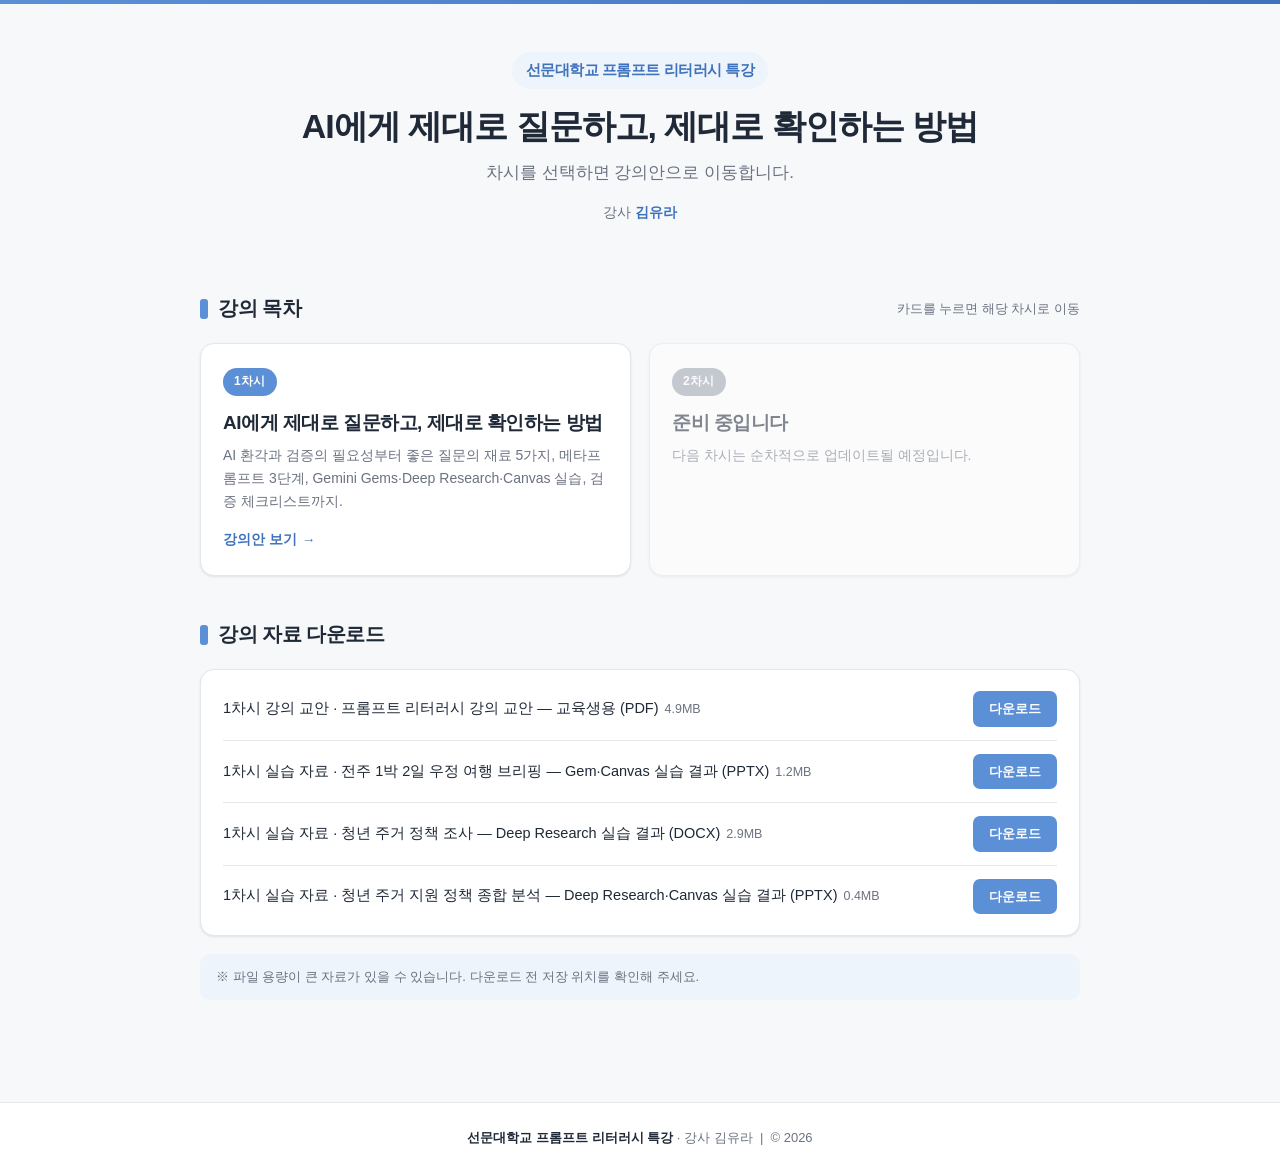
<file: index.html>
<!DOCTYPE html>
<html lang="ko">
<head>
<meta charset="UTF-8">
<meta name="viewport" content="width=device-width, initial-scale=1.0">
<title>선문대학교 프롬프트 리터러시 특강 · 강의 자료실</title>
<link rel="stylesheet" href="style.css">
</head>
<body class="page-index">

<div class="statusbar"></div>

<header class="hero">
  <div class="wrap">
    <span class="logo"></span>
    <h1>AI에게 제대로 질문하고, 제대로 확인하는 방법</h1>
    <p>차시를 선택하면 강의안으로 이동합니다.</p>
    <p class="meta"></p>
  </div>
</header>

<main>
  <div class="wrap">

    <section id="sessions">
      <div class="sec-title">
        <span class="dot"></span>
        <h2>강의 목차</h2>
        <span class="hint">카드를 누르면 해당 차시로 이동</span>
      </div>

      <!-- 차시 추가 방법: data.js의 SESSIONS 배열에 항목을 추가하면 이 카드 목록에 자동 반영됩니다. -->
      <div class="grid" id="session-grid"></div>
    </section>

    <section id="downloads">
      <div class="sec-title">
        <span class="dot"></span>
        <h2>강의 자료 다운로드</h2>
      </div>

      <div id="download-list"></div>

      <p class="notice">※ 파일 용량이 큰 자료가 있을 수 있습니다. 다운로드 전 저장 위치를 확인해 주세요.</p>
    </section>

  </div>
</main>

<footer id="site-footer"></footer>

<script src="data.js"></script>
<script src="app.js"></script>
<script>initIndexPage();</script>

</body>
</html>
</file>
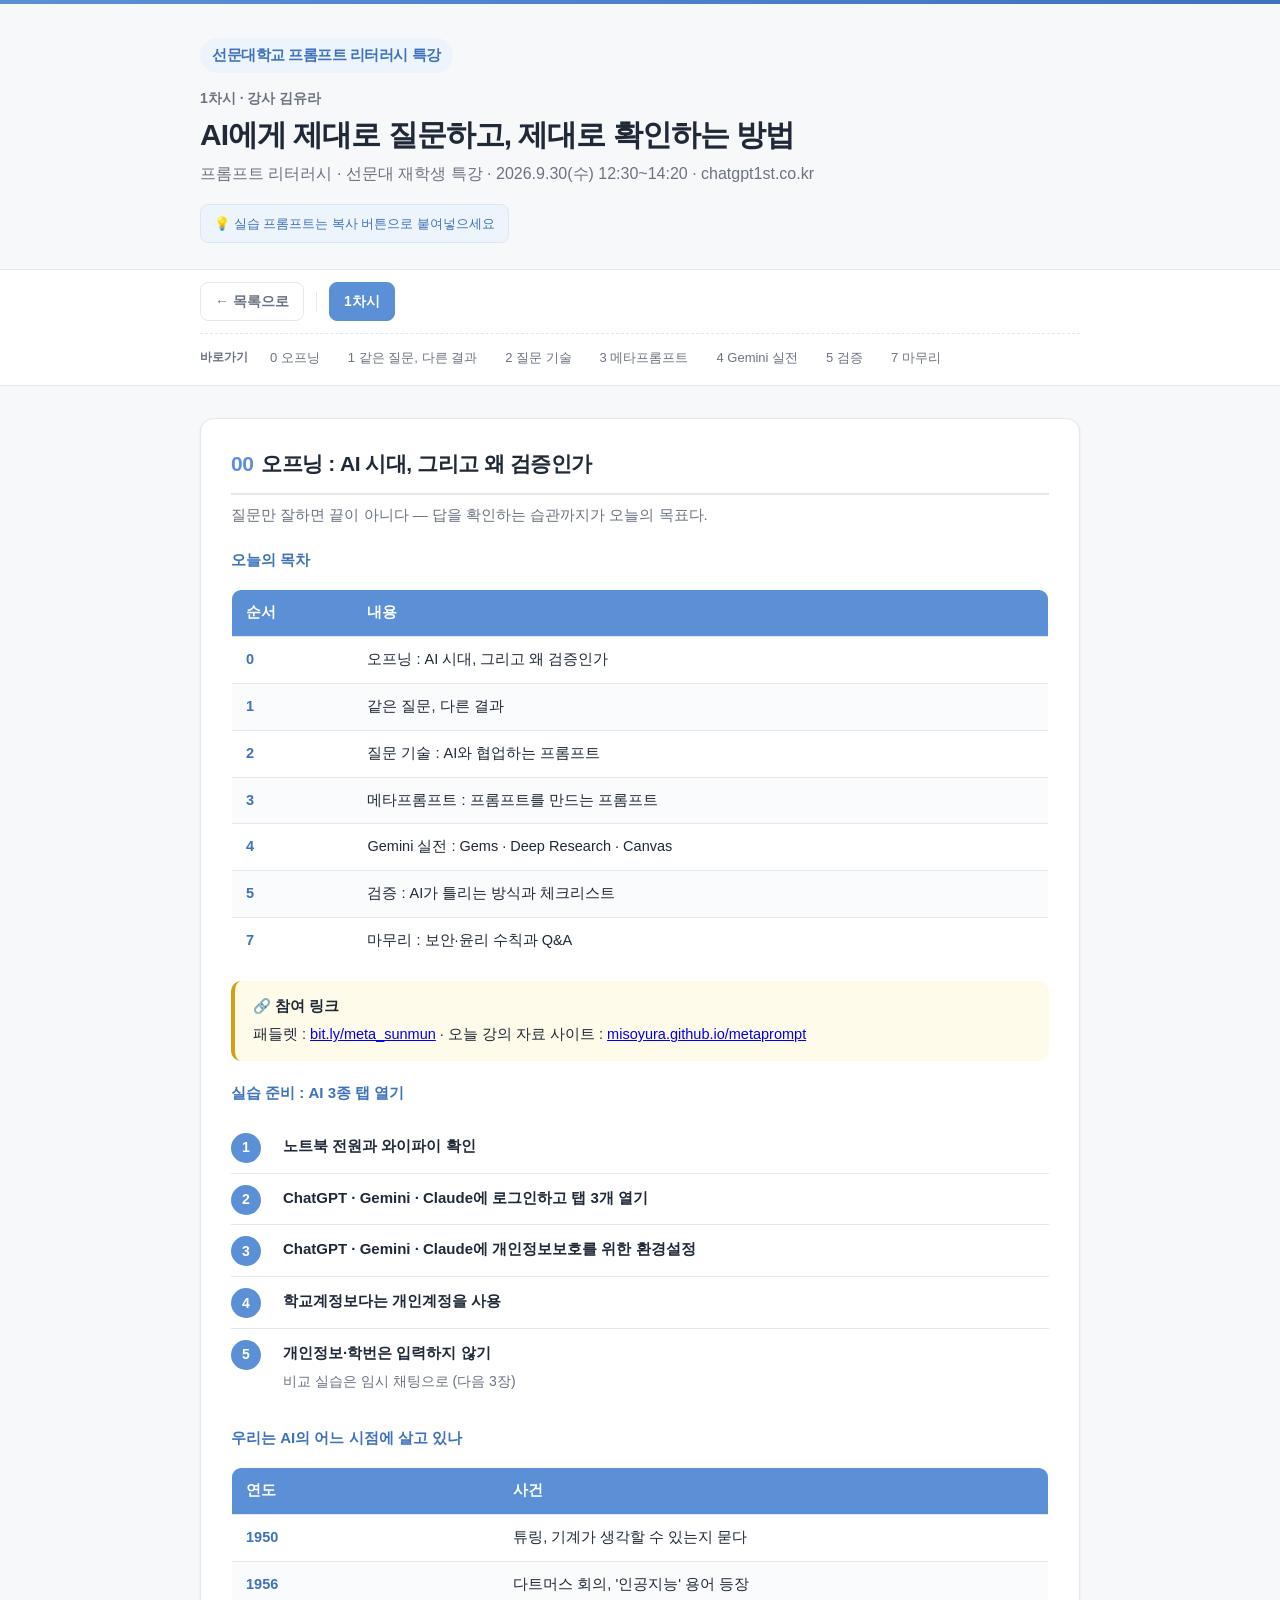
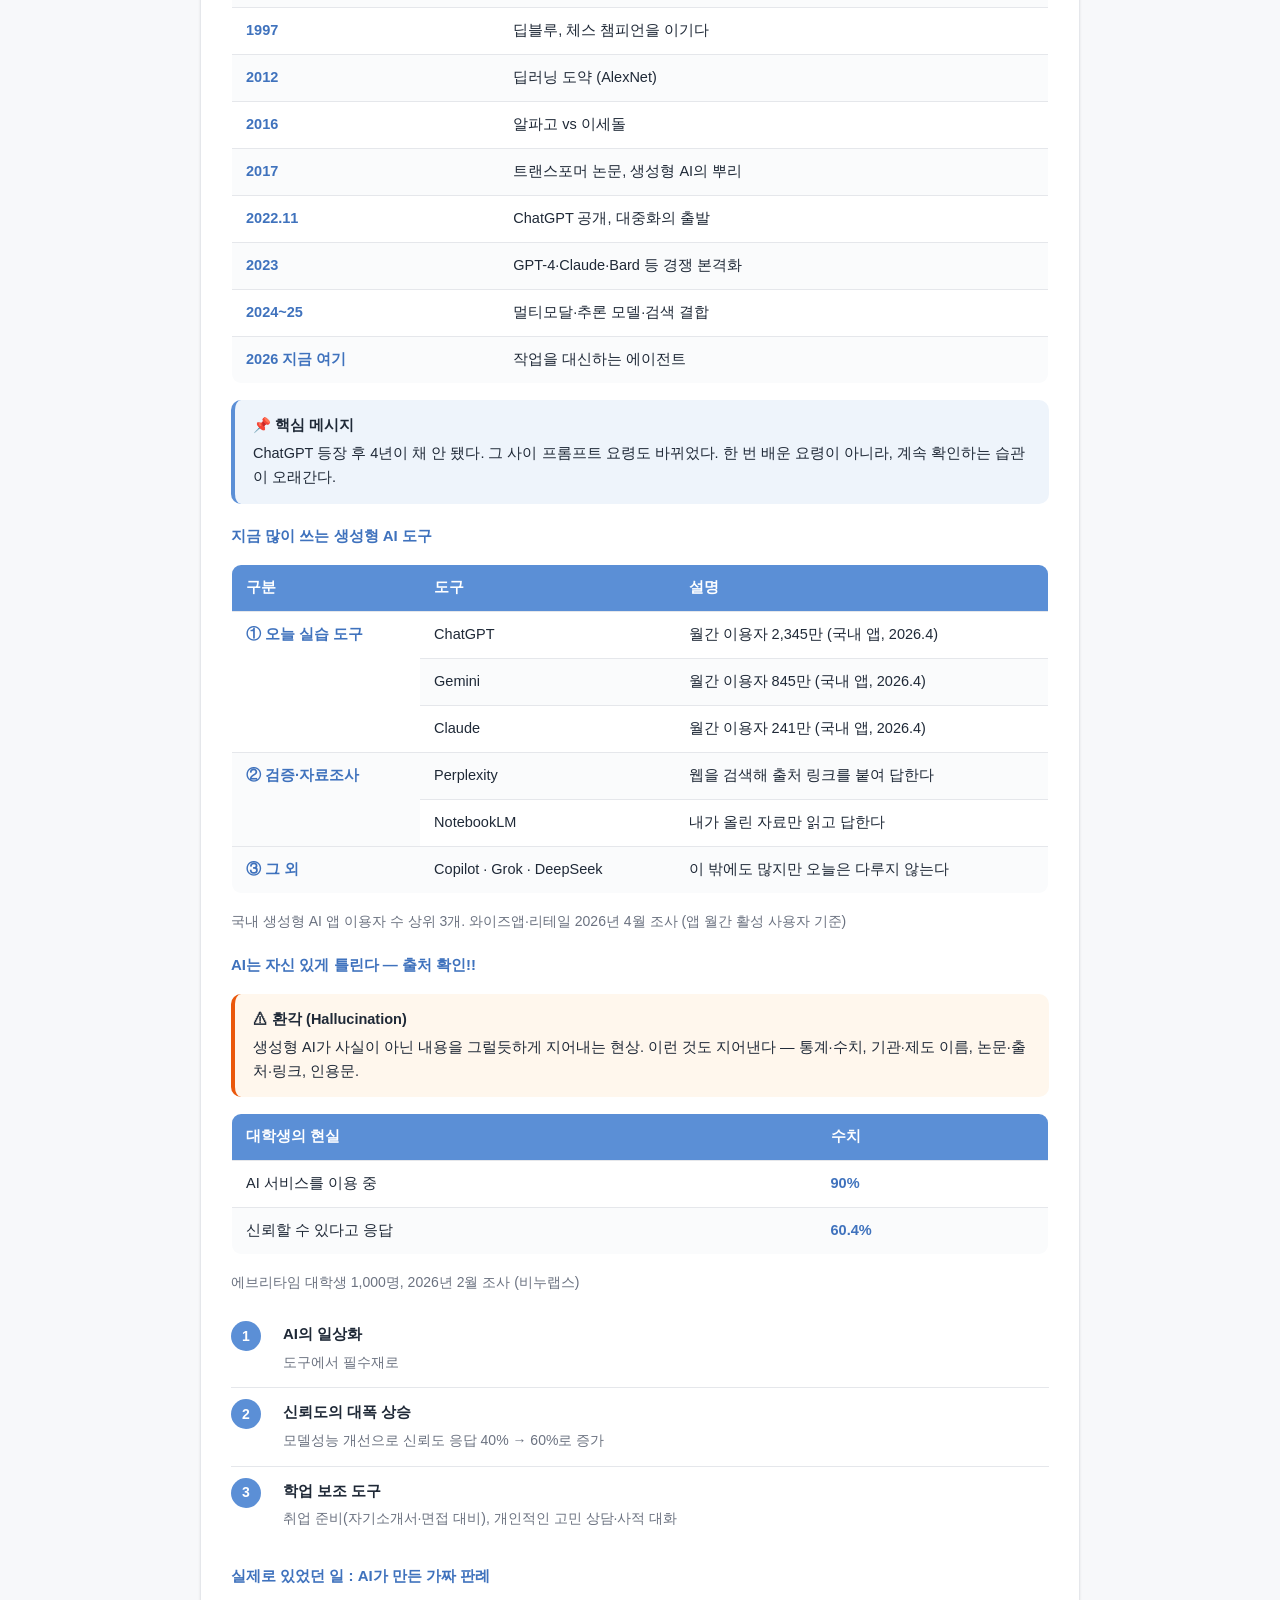
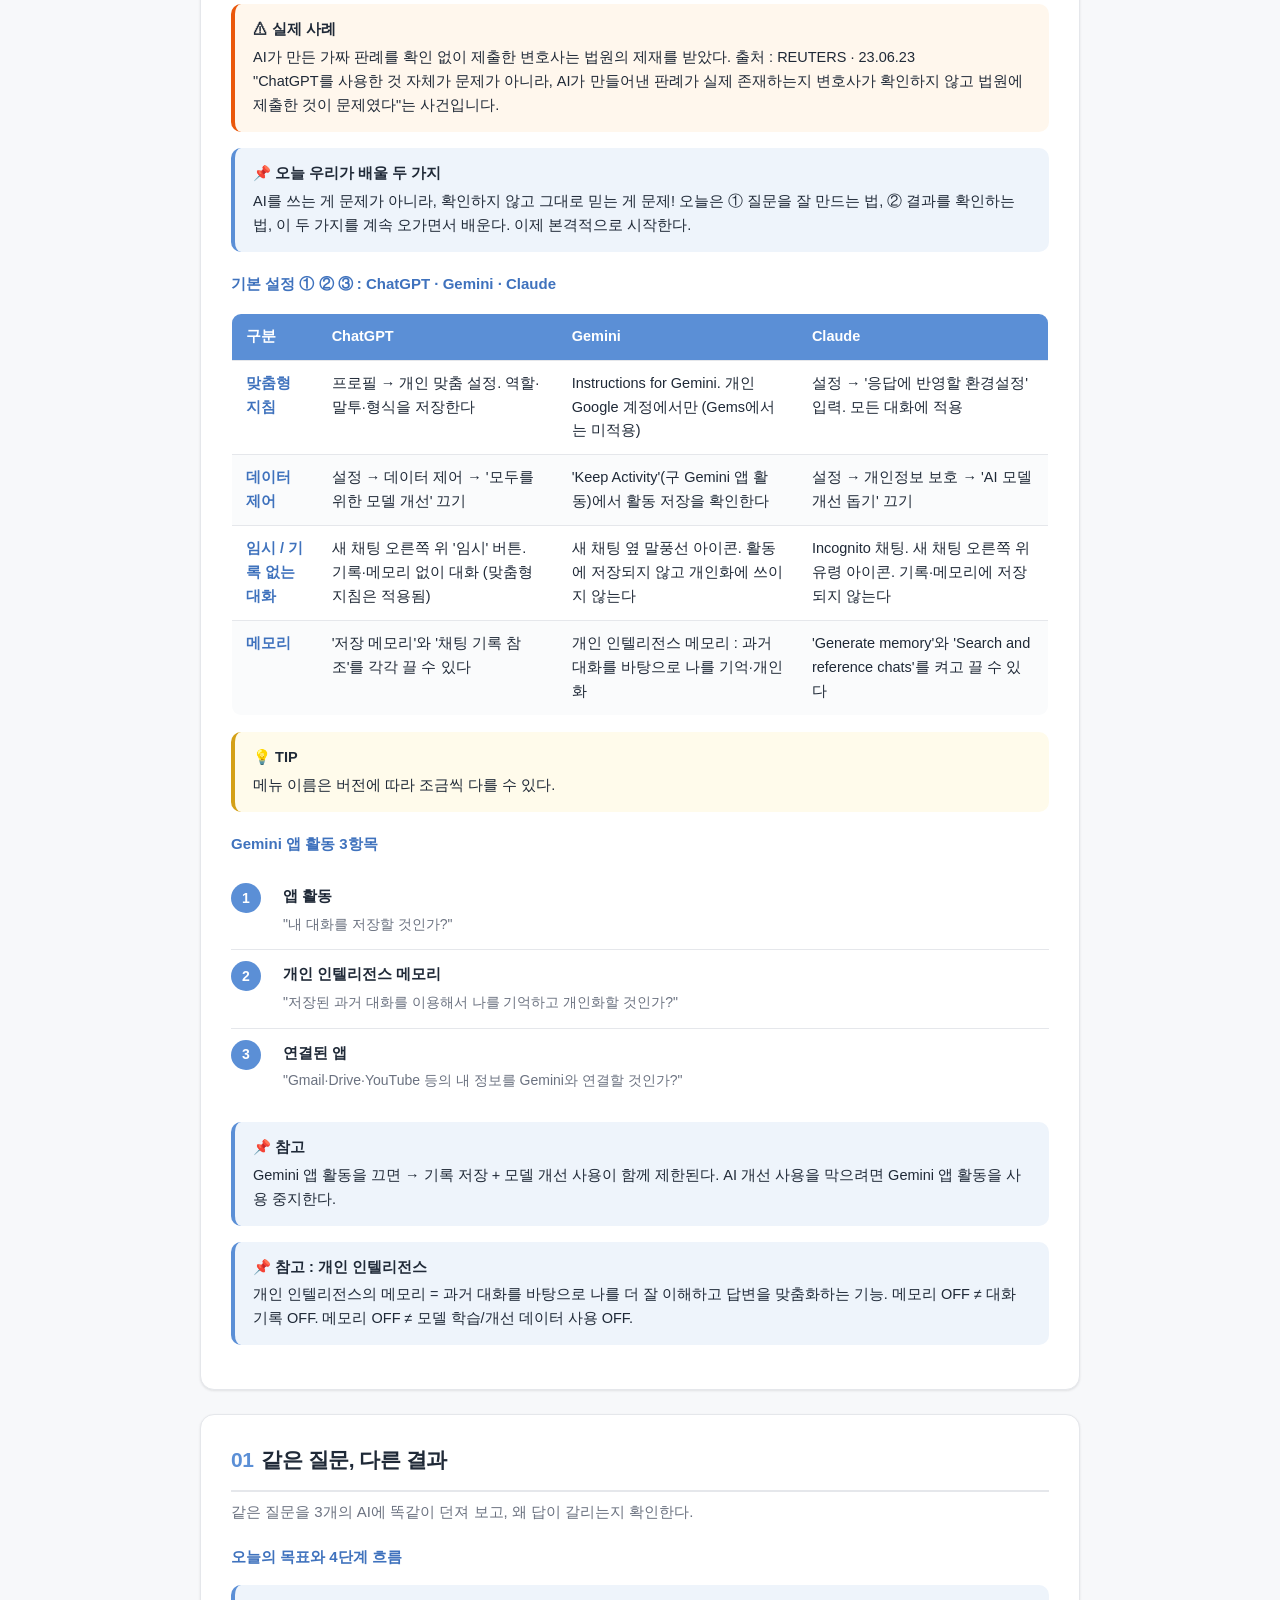
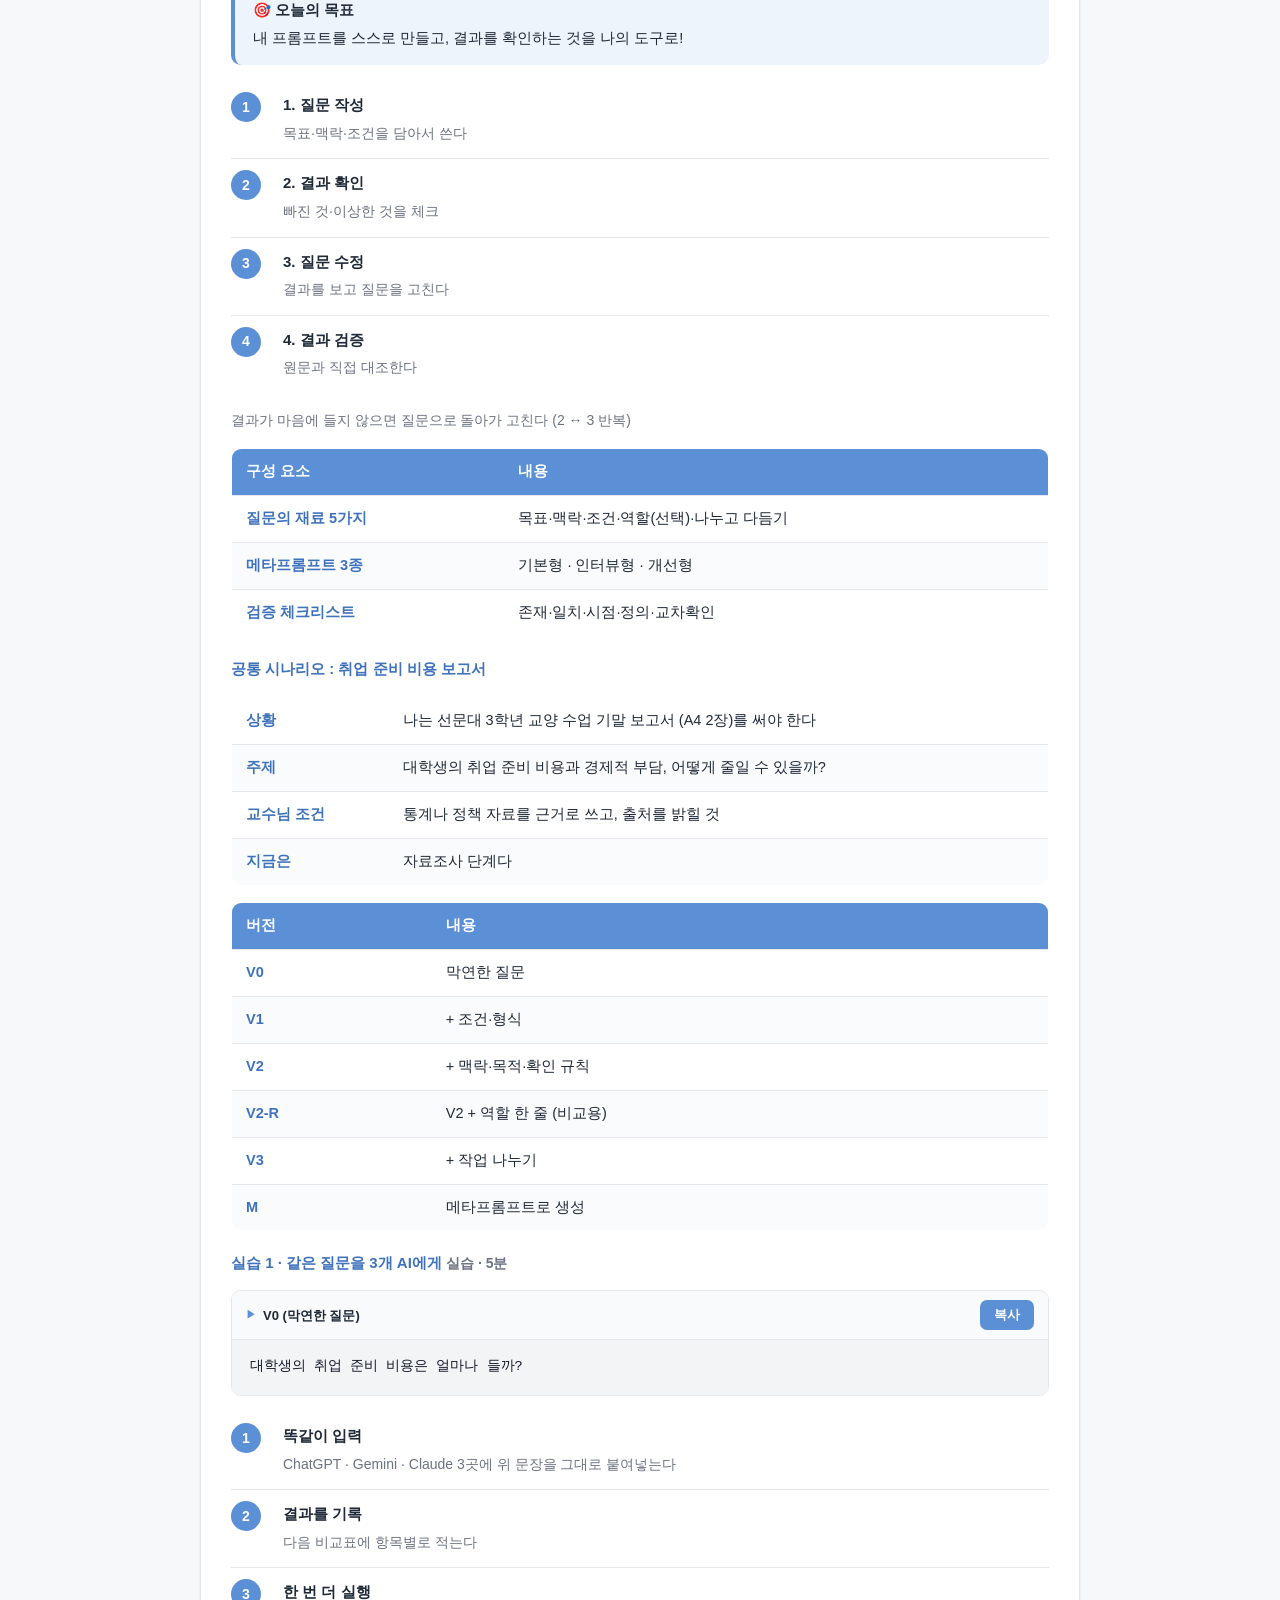
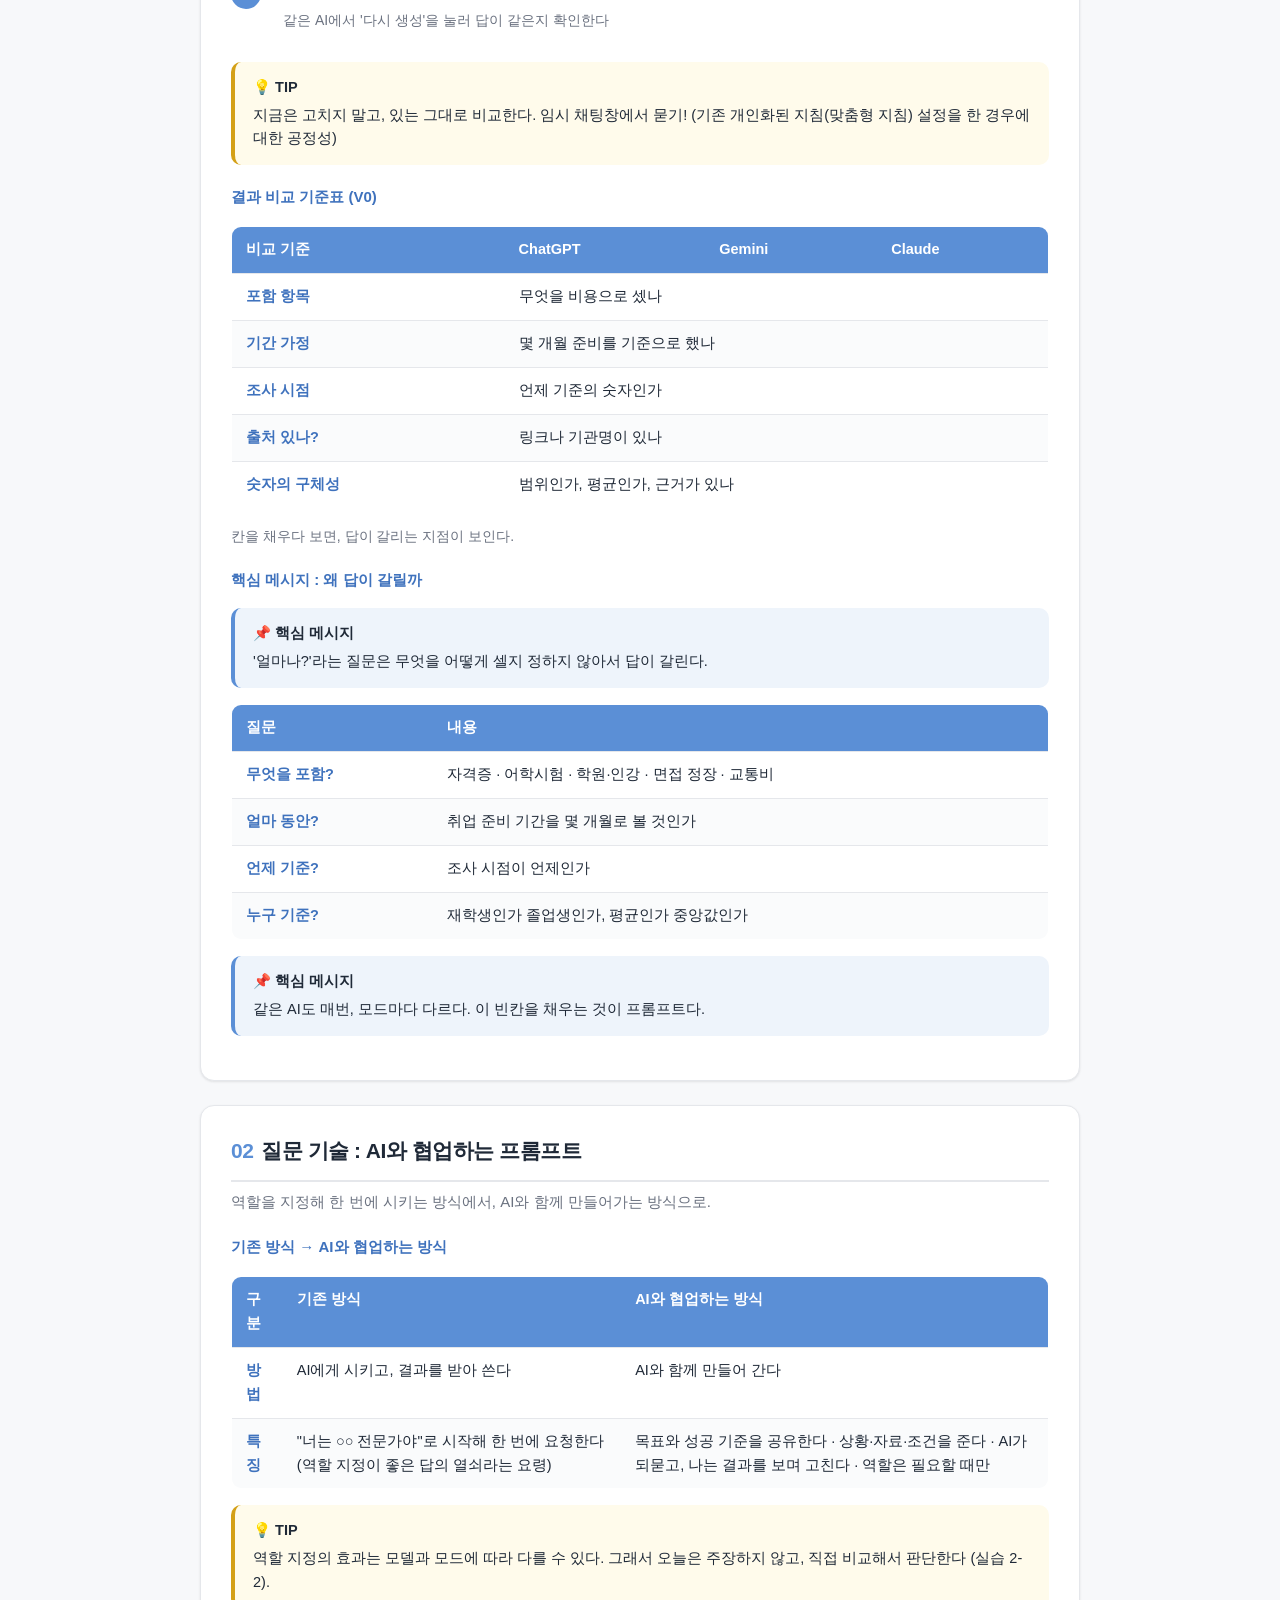
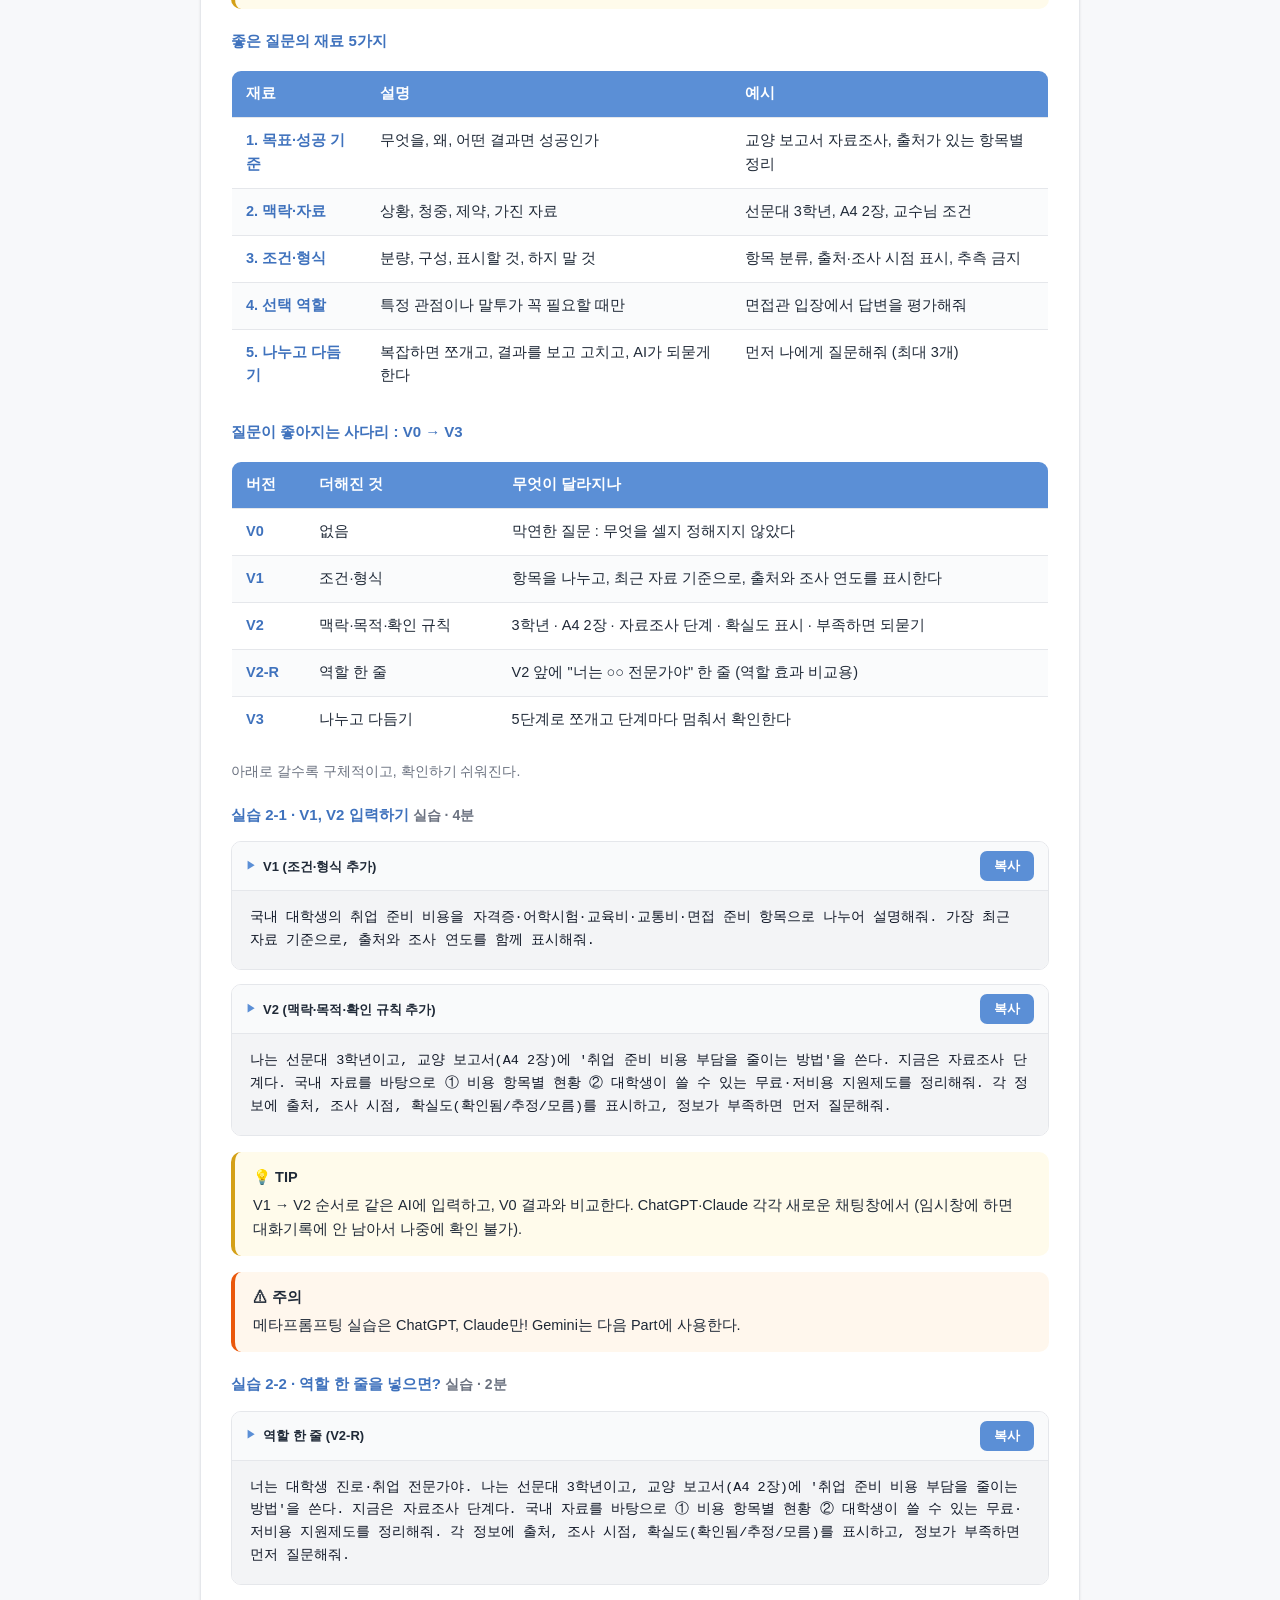
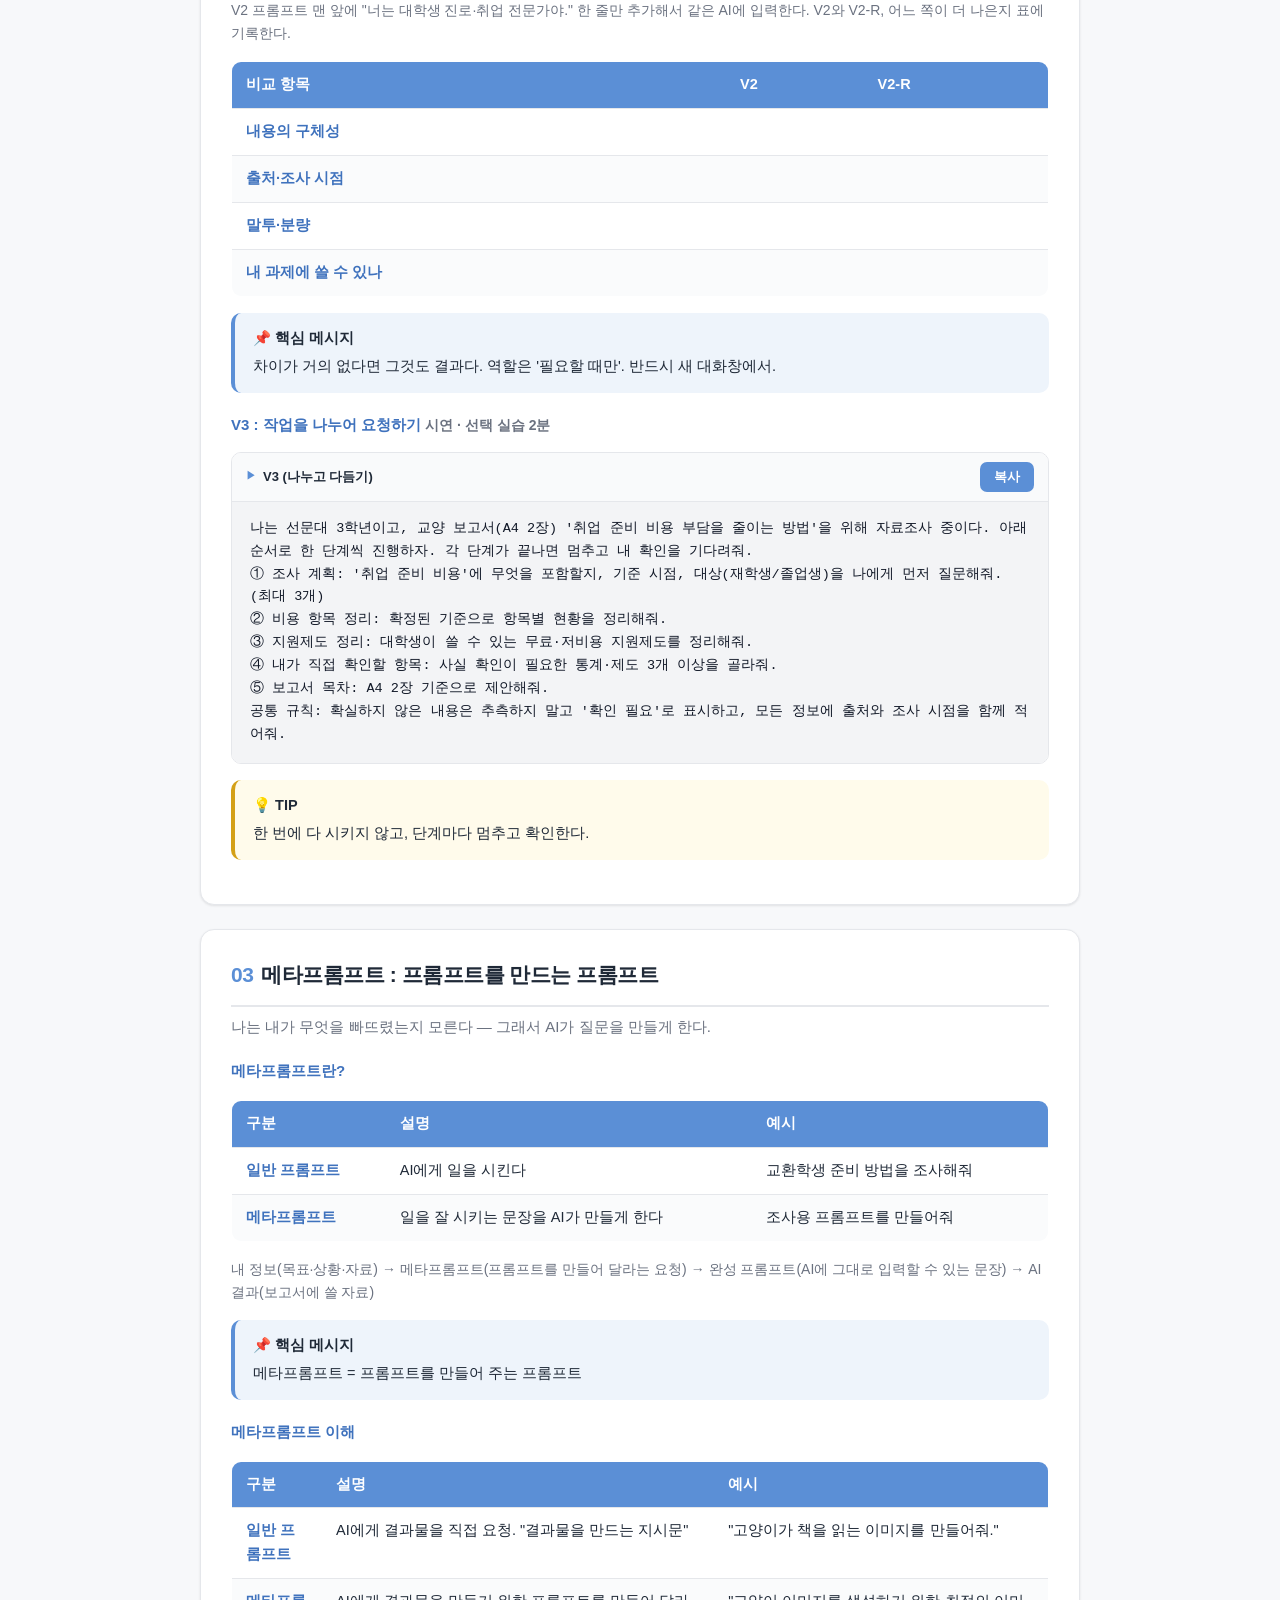
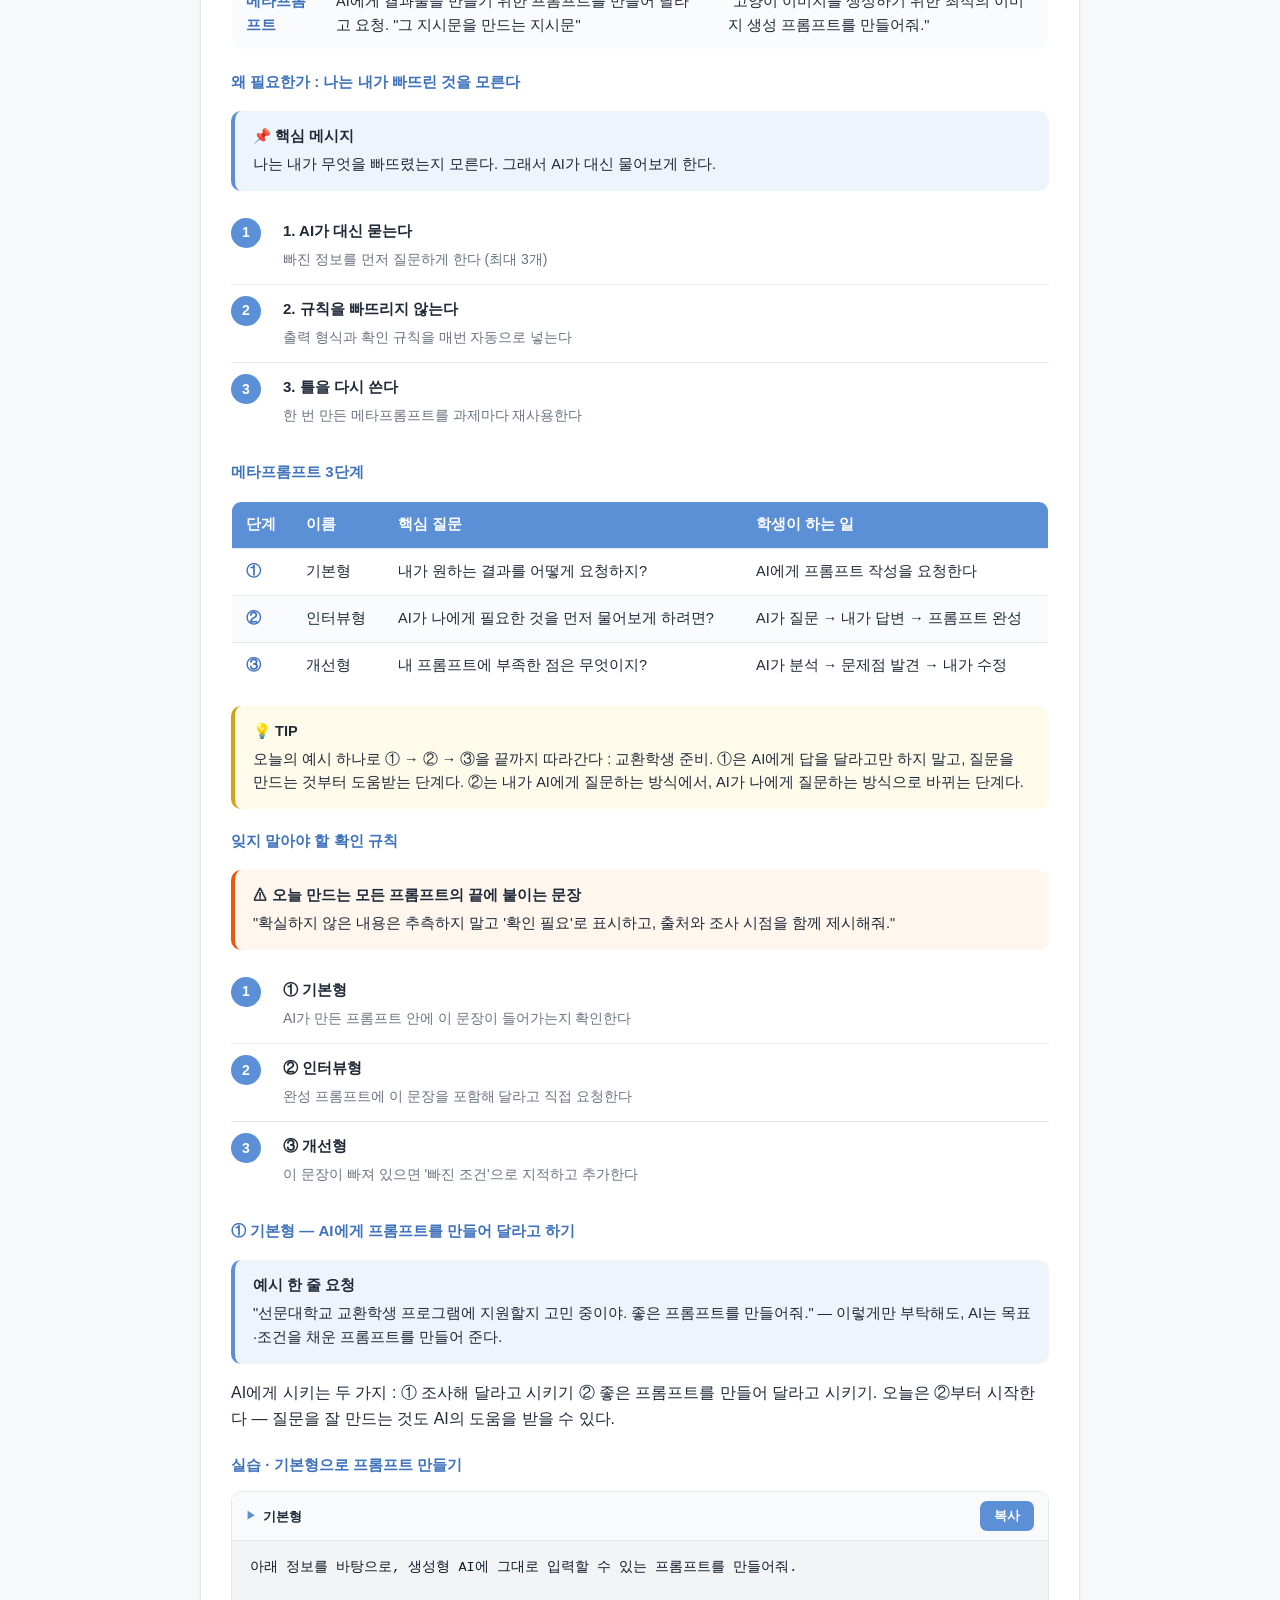
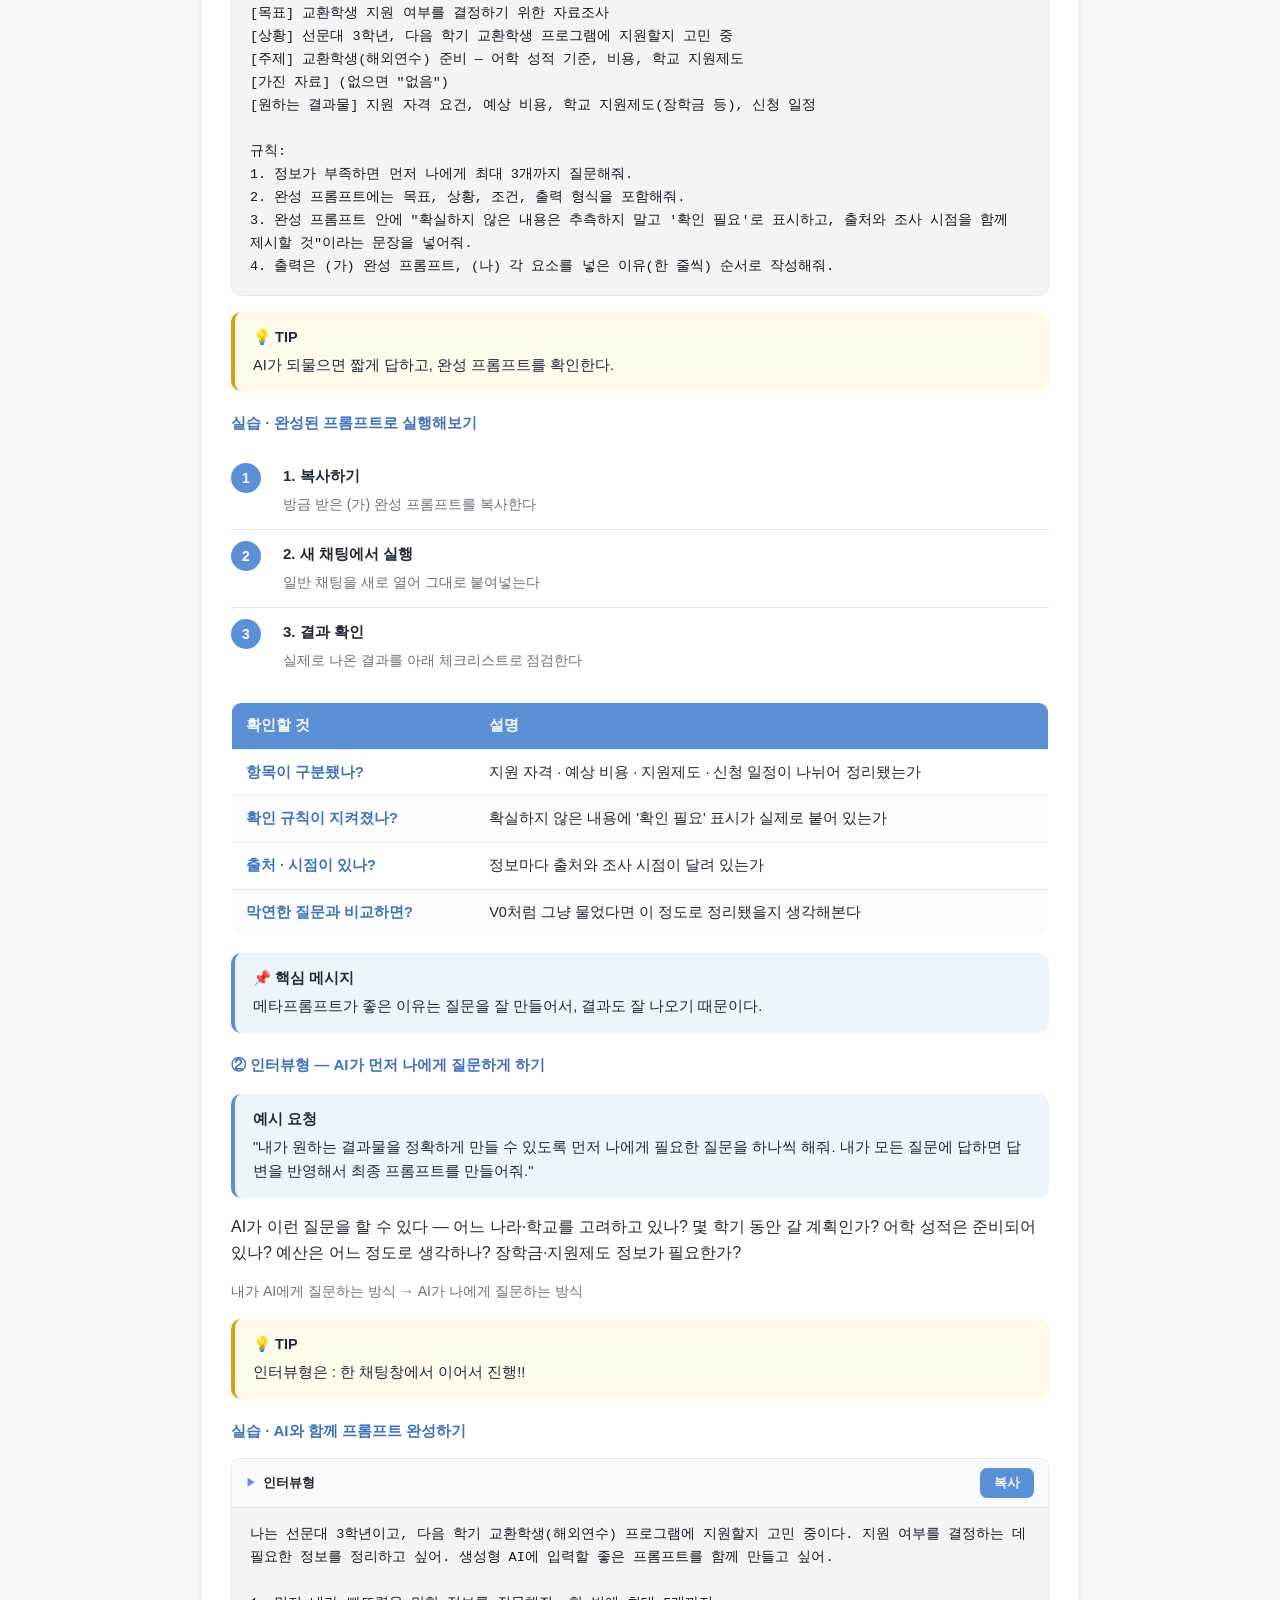
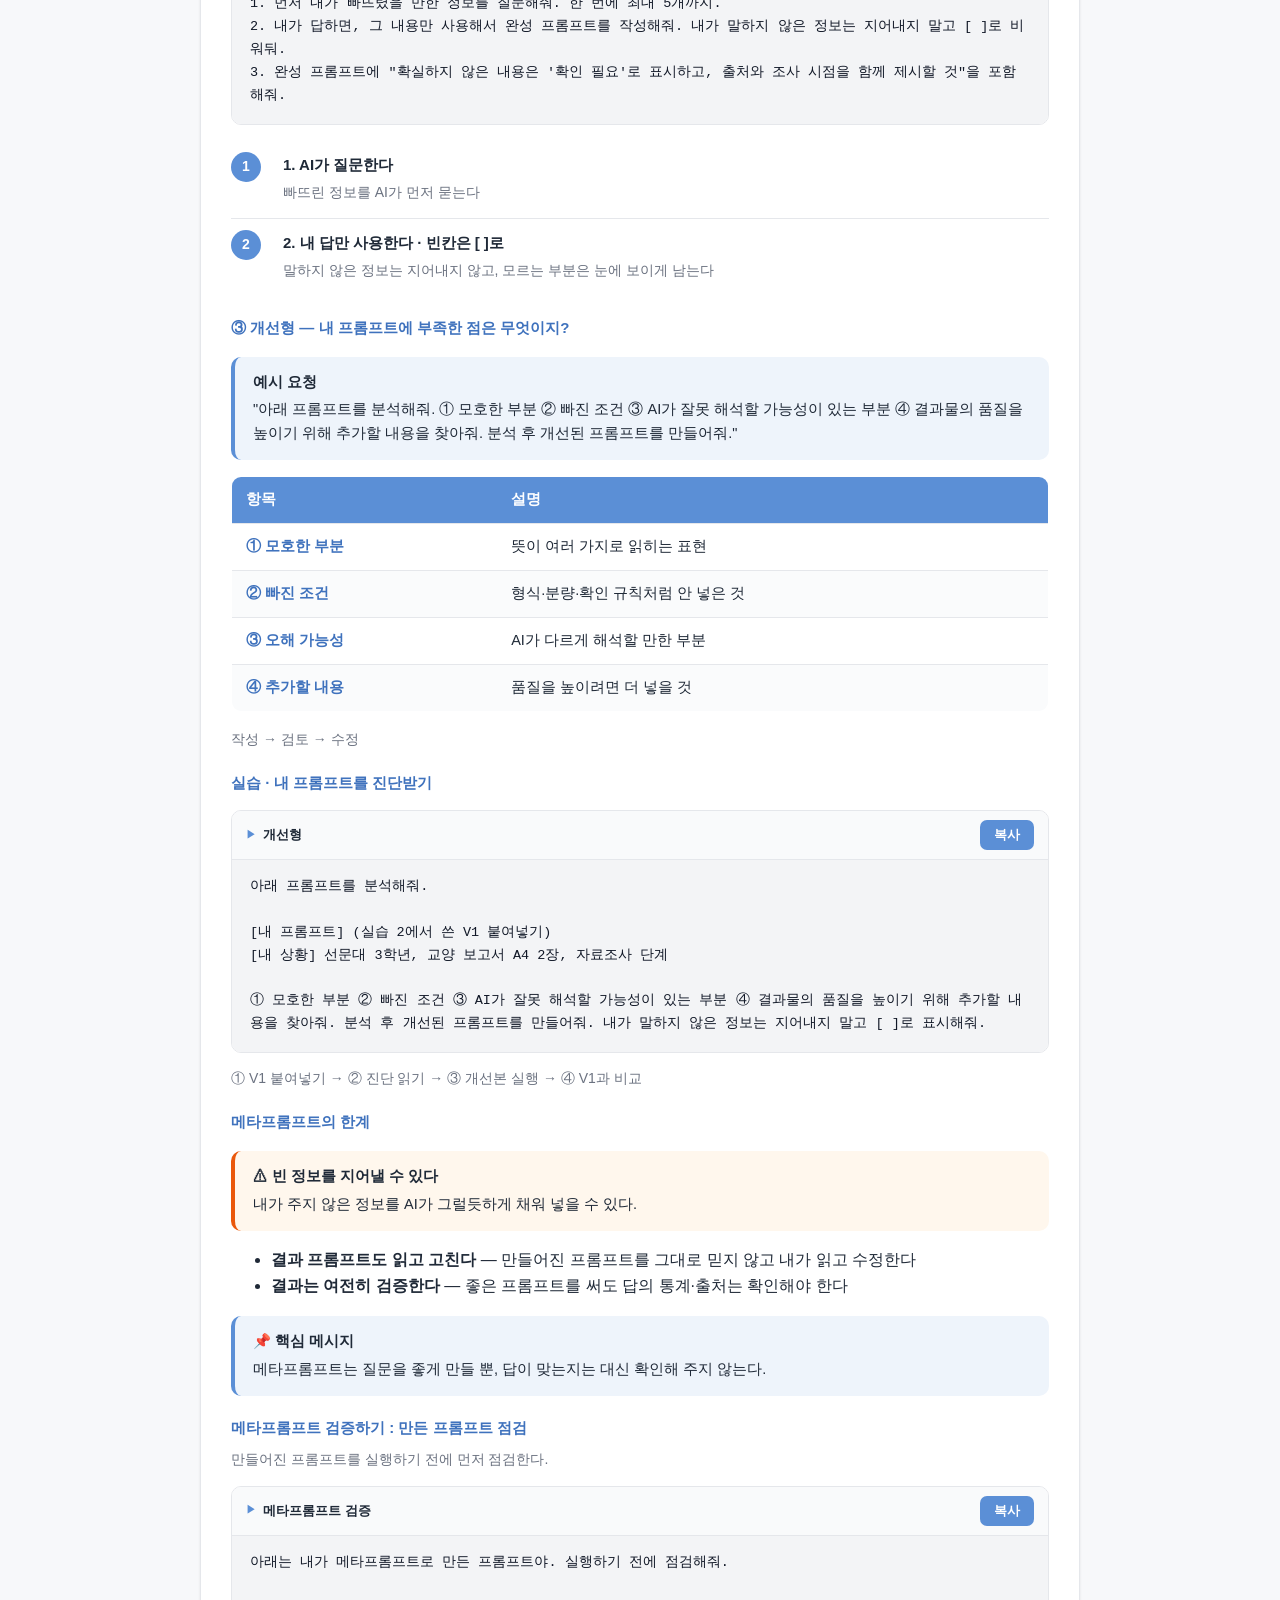
<file: session_1.html>
<!DOCTYPE html>
<html lang="ko">
<head>
<meta charset="UTF-8">
<meta name="viewport" content="width=device-width, initial-scale=1.0">
<title>프롬프트 리터러시 · AI에게 제대로 질문하고, 제대로 확인하는 방법 · 선문대학교 프롬프트 리터러시 특강</title>
<link rel="stylesheet" href="style.css">
</head>
<body class="page-session">

<div class="statusbar"></div>

<header class="header">
  <div class="wrap">
    <span class="logo"></span>
    <p class="eyebrow"></p>
    <h1>AI에게 제대로 질문하고, 제대로 확인하는 방법</h1>
    <p class="subtitle">프롬프트 리터러시 · 선문대 재학생 특강 · 2026.9.30(수) 12:30~14:20 · chatgpt1st.co.kr</p>
    <span class="guide">💡 실습 프롬프트는 복사 버튼으로 붙여넣으세요</span>
  </div>
</header>

<nav class="nav" id="site-nav"></nav>

<main>
  <div class="wrap">

    <!-- PART 0 : 오프닝 -->
    <section class="card" id="part0">
      <h2><span class="num">00</span>오프닝 : AI 시대, 그리고 왜 검증인가</h2>
      <p class="lead">질문만 잘하면 끝이 아니다 — 답을 확인하는 습관까지가 오늘의 목표다.</p>

      <h3>오늘의 목차</h3>
      <table class="table">
        <thead><tr><th>순서</th><th>내용</th></tr></thead>
        <tbody>
          <tr><td><strong>0</strong></td><td>오프닝 : AI 시대, 그리고 왜 검증인가</td></tr>
          <tr><td><strong>1</strong></td><td>같은 질문, 다른 결과</td></tr>
          <tr><td><strong>2</strong></td><td>질문 기술 : AI와 협업하는 프롬프트</td></tr>
          <tr><td><strong>3</strong></td><td>메타프롬프트 : 프롬프트를 만드는 프롬프트</td></tr>
          <tr><td><strong>4</strong></td><td>Gemini 실전 : Gems · Deep Research · Canvas</td></tr>
          <tr><td><strong>5</strong></td><td>검증 : AI가 틀리는 방식과 체크리스트</td></tr>
          <tr><td><strong>7</strong></td><td>마무리 : 보안·윤리 수칙과 Q&amp;A</td></tr>
        </tbody>
      </table>
      <div class="box tip">
        <span class="box-title">🔗 참여 링크</span>
        패들렛 : <a href="https://bit.ly/meta_sunmun" target="_blank" rel="noopener">bit.ly/meta_sunmun</a> · 오늘 강의 자료 사이트 : <a href="https://misoyura.github.io/metaprompt/" target="_blank" rel="noopener">misoyura.github.io/metaprompt</a>
      </div>

      <h3>실습 준비 : AI 3종 탭 열기</h3>
      <ol class="steps">
        <li><b>노트북 전원과 와이파이 확인</b></li>
        <li><b>ChatGPT · Gemini · Claude에 로그인하고 탭 3개 열기</b></li>
        <li><b>ChatGPT · Gemini · Claude에 개인정보보호를 위한 환경설정</b></li>
        <li><b>학교계정보다는 개인계정을 사용</b></li>
        <li><b>개인정보·학번은 입력하지 않기</b><span>비교 실습은 임시 채팅으로 (다음 3장)</span></li>
      </ol>

      <h3>우리는 AI의 어느 시점에 살고 있나</h3>
      <table class="table">
        <thead><tr><th>연도</th><th>사건</th></tr></thead>
        <tbody>
          <tr><td><strong>1950</strong></td><td>튜링, 기계가 생각할 수 있는지 묻다</td></tr>
          <tr><td><strong>1956</strong></td><td>다트머스 회의, '인공지능' 용어 등장</td></tr>
          <tr><td><strong>1997</strong></td><td>딥블루, 체스 챔피언을 이기다</td></tr>
          <tr><td><strong>2012</strong></td><td>딥러닝 도약 (AlexNet)</td></tr>
          <tr><td><strong>2016</strong></td><td>알파고 vs 이세돌</td></tr>
          <tr><td><strong>2017</strong></td><td>트랜스포머 논문, 생성형 AI의 뿌리</td></tr>
          <tr><td><strong>2022.11</strong></td><td>ChatGPT 공개, 대중화의 출발</td></tr>
          <tr><td><strong>2023</strong></td><td>GPT-4·Claude·Bard 등 경쟁 본격화</td></tr>
          <tr><td><strong>2024~25</strong></td><td>멀티모달·추론 모델·검색 결합</td></tr>
          <tr><td><strong>2026 지금 여기</strong></td><td>작업을 대신하는 에이전트</td></tr>
        </tbody>
      </table>
      <div class="box note">
        <span class="box-title">📌 핵심 메시지</span>
        ChatGPT 등장 후 4년이 채 안 됐다. 그 사이 프롬프트 요령도 바뀌었다. 한 번 배운 요령이 아니라, 계속 확인하는 습관이 오래간다.
      </div>

      <h3>지금 많이 쓰는 생성형 AI 도구</h3>
      <table class="table">
        <thead><tr><th>구분</th><th>도구</th><th>설명</th></tr></thead>
        <tbody>
          <tr><td rowspan="3"><strong>① 오늘 실습 도구</strong></td><td>ChatGPT</td><td>월간 이용자 2,345만 (국내 앱, 2026.4)</td></tr>
          <tr><td>Gemini</td><td>월간 이용자 845만 (국내 앱, 2026.4)</td></tr>
          <tr><td>Claude</td><td>월간 이용자 241만 (국내 앱, 2026.4)</td></tr>
          <tr><td rowspan="2"><strong>② 검증·자료조사</strong></td><td>Perplexity</td><td>웹을 검색해 출처 링크를 붙여 답한다</td></tr>
          <tr><td>NotebookLM</td><td>내가 올린 자료만 읽고 답한다</td></tr>
          <tr><td><strong>③ 그 외</strong></td><td>Copilot · Grok · DeepSeek</td><td>이 밖에도 많지만 오늘은 다루지 않는다</td></tr>
        </tbody>
      </table>
      <p class="muted">국내 생성형 AI 앱 이용자 수 상위 3개. 와이즈앱·리테일 2026년 4월 조사 (앱 월간 활성 사용자 기준)</p>

      <h3>AI는 자신 있게 틀린다 — 출처 확인!!</h3>
      <div class="box warn">
        <span class="box-title">⚠ 환각 (Hallucination)</span>
        생성형 AI가 사실이 아닌 내용을 그럴듯하게 지어내는 현상. 이런 것도 지어낸다 — 통계·수치, 기관·제도 이름, 논문·출처·링크, 인용문.
      </div>
      <table class="table">
        <thead><tr><th>대학생의 현실</th><th>수치</th></tr></thead>
        <tbody>
          <tr><td>AI 서비스를 이용 중</td><td><strong>90%</strong></td></tr>
          <tr><td>신뢰할 수 있다고 응답</td><td><strong>60.4%</strong></td></tr>
        </tbody>
      </table>
      <p class="muted">에브리타임 대학생 1,000명, 2026년 2월 조사 (비누랩스)</p>
      <ol class="steps">
        <li><b>AI의 일상화</b><span>도구에서 필수재로</span></li>
        <li><b>신뢰도의 대폭 상승</b><span>모델성능 개선으로 신뢰도 응답 40% → 60%로 증가</span></li>
        <li><b>학업 보조 도구</b><span>취업 준비(자기소개서·면접 대비), 개인적인 고민 상담·사적 대화</span></li>
      </ol>

      <h3>실제로 있었던 일 : AI가 만든 가짜 판례</h3>
      <div class="box warn">
        <span class="box-title">⚠ 실제 사례</span>
        AI가 만든 가짜 판례를 확인 없이 제출한 변호사는 법원의 제재를 받았다. 출처 : REUTERS · 23.06.23<br>
        "ChatGPT를 사용한 것 자체가 문제가 아니라, AI가 만들어낸 판례가 실제 존재하는지 변호사가 확인하지 않고 법원에 제출한 것이 문제였다"는 사건입니다.
      </div>

      <div class="box note">
        <span class="box-title">📌 오늘 우리가 배울 두 가지</span>
        AI를 쓰는 게 문제가 아니라, 확인하지 않고 그대로 믿는 게 문제! 오늘은 ① 질문을 잘 만드는 법, ② 결과를 확인하는 법, 이 두 가지를 계속 오가면서 배운다. 이제 본격적으로 시작한다.
      </div>

      <h3>기본 설정 ① ② ③ : ChatGPT · Gemini · Claude</h3>
      <table class="table">
        <thead><tr><th>구분</th><th>ChatGPT</th><th>Gemini</th><th>Claude</th></tr></thead>
        <tbody>
          <tr>
            <td><strong>맞춤형 지침</strong></td>
            <td>프로필 → 개인 맞춤 설정. 역할·말투·형식을 저장한다</td>
            <td>Instructions for Gemini. 개인 Google 계정에서만 (Gems에서는 미적용)</td>
            <td>설정 → '응답에 반영할 환경설정' 입력. 모든 대화에 적용</td>
          </tr>
          <tr>
            <td><strong>데이터 제어</strong></td>
            <td>설정 → 데이터 제어 → '모두를 위한 모델 개선' 끄기</td>
            <td>'Keep Activity'(구 Gemini 앱 활동)에서 활동 저장을 확인한다</td>
            <td>설정 → 개인정보 보호 → 'AI 모델 개선 돕기' 끄기</td>
          </tr>
          <tr>
            <td><strong>임시 / 기록 없는 대화</strong></td>
            <td>새 채팅 오른쪽 위 '임시' 버튼. 기록·메모리 없이 대화 (맞춤형 지침은 적용됨)</td>
            <td>새 채팅 옆 말풍선 아이콘. 활동에 저장되지 않고 개인화에 쓰이지 않는다</td>
            <td>Incognito 채팅. 새 채팅 오른쪽 위 유령 아이콘. 기록·메모리에 저장되지 않는다</td>
          </tr>
          <tr>
            <td><strong>메모리</strong></td>
            <td>'저장 메모리'와 '채팅 기록 참조'를 각각 끌 수 있다</td>
            <td>개인 인텔리전스 메모리 : 과거 대화를 바탕으로 나를 기억·개인화</td>
            <td>'Generate memory'와 'Search and reference chats'를 켜고 끌 수 있다</td>
          </tr>
        </tbody>
      </table>
      <div class="box tip">
        <span class="box-title">💡 TIP</span>
        메뉴 이름은 버전에 따라 조금씩 다를 수 있다.
      </div>

      <h3>Gemini 앱 활동 3항목</h3>
      <ol class="steps">
        <li><b>앱 활동</b><span>"내 대화를 저장할 것인가?"</span></li>
        <li><b>개인 인텔리전스 메모리</b><span>"저장된 과거 대화를 이용해서 나를 기억하고 개인화할 것인가?"</span></li>
        <li><b>연결된 앱</b><span>"Gmail·Drive·YouTube 등의 내 정보를 Gemini와 연결할 것인가?"</span></li>
      </ol>
      <div class="box note">
        <span class="box-title">📌 참고</span>
        Gemini 앱 활동을 끄면 → 기록 저장 + 모델 개선 사용이 함께 제한된다. AI 개선 사용을 막으려면 Gemini 앱 활동을 사용 중지한다.
      </div>
      <div class="box note">
        <span class="box-title">📌 참고 : 개인 인텔리전스</span>
        개인 인텔리전스의 메모리 = 과거 대화를 바탕으로 나를 더 잘 이해하고 답변을 맞춤화하는 기능. 메모리 OFF ≠ 대화 기록 OFF. 메모리 OFF ≠ 모델 학습/개선 데이터 사용 OFF.
      </div>
    </section>

    <!-- PART 1 : 같은 질문, 다른 결과 -->
    <section class="card" id="part1">
      <h2><span class="num">01</span>같은 질문, 다른 결과</h2>
      <p class="lead">같은 질문을 3개의 AI에 똑같이 던져 보고, 왜 답이 갈리는지 확인한다.</p>

      <h3>오늘의 목표와 4단계 흐름</h3>
      <div class="box note">
        <span class="box-title">🎯 오늘의 목표</span>
        내 프롬프트를 스스로 만들고, 결과를 확인하는 것을 나의 도구로!
      </div>
      <ol class="steps">
        <li><b>1. 질문 작성</b><span>목표·맥락·조건을 담아서 쓴다</span></li>
        <li><b>2. 결과 확인</b><span>빠진 것·이상한 것을 체크</span></li>
        <li><b>3. 질문 수정</b><span>결과를 보고 질문을 고친다</span></li>
        <li><b>4. 결과 검증</b><span>원문과 직접 대조한다</span></li>
      </ol>
      <p class="muted">결과가 마음에 들지 않으면 질문으로 돌아가 고친다 (2 ↔ 3 반복)</p>
      <table class="table">
        <thead><tr><th>구성 요소</th><th>내용</th></tr></thead>
        <tbody>
          <tr><td><strong>질문의 재료 5가지</strong></td><td>목표·맥락·조건·역할(선택)·나누고 다듬기</td></tr>
          <tr><td><strong>메타프롬프트 3종</strong></td><td>기본형 · 인터뷰형 · 개선형</td></tr>
          <tr><td><strong>검증 체크리스트</strong></td><td>존재·일치·시점·정의·교차확인</td></tr>
        </tbody>
      </table>

      <h3>공통 시나리오 : 취업 준비 비용 보고서</h3>
      <table class="table">
        <tbody>
          <tr><td><strong>상황</strong></td><td>나는 선문대 3학년 교양 수업 기말 보고서 (A4 2장)를 써야 한다</td></tr>
          <tr><td><strong>주제</strong></td><td>대학생의 취업 준비 비용과 경제적 부담, 어떻게 줄일 수 있을까?</td></tr>
          <tr><td><strong>교수님 조건</strong></td><td>통계나 정책 자료를 근거로 쓰고, 출처를 밝힐 것</td></tr>
          <tr><td><strong>지금은</strong></td><td>자료조사 단계다</td></tr>
        </tbody>
      </table>
      <table class="table">
        <thead><tr><th>버전</th><th>내용</th></tr></thead>
        <tbody>
          <tr><td><strong>V0</strong></td><td>막연한 질문</td></tr>
          <tr><td><strong>V1</strong></td><td>+ 조건·형식</td></tr>
          <tr><td><strong>V2</strong></td><td>+ 맥락·목적·확인 규칙</td></tr>
          <tr><td><strong>V2-R</strong></td><td>V2 + 역할 한 줄 (비교용)</td></tr>
          <tr><td><strong>V3</strong></td><td>+ 작업 나누기</td></tr>
          <tr><td><strong>M</strong></td><td>메타프롬프트로 생성</td></tr>
        </tbody>
      </table>

      <h3>실습 1 · 같은 질문을 3개 AI에게 <span class="muted">실습 · 5분</span></h3>
      <div class="prompt">
        <div class="prompt-head">
          <span class="label">V0 (막연한 질문)</span>
          <button class="copy-btn" onclick="copyPrompt(this)">복사</button>
        </div>
        <pre>대학생의 취업 준비 비용은 얼마나 들까?</pre>
      </div>
      <ol class="steps">
        <li><b>똑같이 입력</b><span>ChatGPT · Gemini · Claude 3곳에 위 문장을 그대로 붙여넣는다</span></li>
        <li><b>결과를 기록</b><span>다음 비교표에 항목별로 적는다</span></li>
        <li><b>한 번 더 실행</b><span>같은 AI에서 '다시 생성'을 눌러 답이 같은지 확인한다</span></li>
      </ol>
      <div class="box tip">
        <span class="box-title">💡 TIP</span>
        지금은 고치지 말고, 있는 그대로 비교한다. 임시 채팅창에서 묻기! (기존 개인화된 지침(맞춤형 지침) 설정을 한 경우에 대한 공정성)
      </div>

      <h3>결과 비교 기준표 (V0)</h3>
      <table class="table">
        <thead><tr><th>비교 기준</th><th>ChatGPT</th><th>Gemini</th><th>Claude</th></tr></thead>
        <tbody>
          <tr><td><strong>포함 항목</strong></td><td colspan="3">무엇을 비용으로 셌나</td></tr>
          <tr><td><strong>기간 가정</strong></td><td colspan="3">몇 개월 준비를 기준으로 했나</td></tr>
          <tr><td><strong>조사 시점</strong></td><td colspan="3">언제 기준의 숫자인가</td></tr>
          <tr><td><strong>출처 있나?</strong></td><td colspan="3">링크나 기관명이 있나</td></tr>
          <tr><td><strong>숫자의 구체성</strong></td><td colspan="3">범위인가, 평균인가, 근거가 있나</td></tr>
        </tbody>
      </table>
      <p class="muted">칸을 채우다 보면, 답이 갈리는 지점이 보인다.</p>

      <h3>핵심 메시지 : 왜 답이 갈릴까</h3>
      <div class="box note">
        <span class="box-title">📌 핵심 메시지</span>
        '얼마나?'라는 질문은 무엇을 어떻게 셀지 정하지 않아서 답이 갈린다.
      </div>
      <table class="table">
        <thead><tr><th>질문</th><th>내용</th></tr></thead>
        <tbody>
          <tr><td><strong>무엇을 포함?</strong></td><td>자격증 · 어학시험 · 학원·인강 · 면접 정장 · 교통비</td></tr>
          <tr><td><strong>얼마 동안?</strong></td><td>취업 준비 기간을 몇 개월로 볼 것인가</td></tr>
          <tr><td><strong>언제 기준?</strong></td><td>조사 시점이 언제인가</td></tr>
          <tr><td><strong>누구 기준?</strong></td><td>재학생인가 졸업생인가, 평균인가 중앙값인가</td></tr>
        </tbody>
      </table>
      <div class="box note">
        <span class="box-title">📌 핵심 메시지</span>
        같은 AI도 매번, 모드마다 다르다. 이 빈칸을 채우는 것이 프롬프트다.
      </div>
    </section>

    <!-- PART 2 : 질문 기술 -->
    <section class="card" id="part2">
      <h2><span class="num">02</span>질문 기술 : AI와 협업하는 프롬프트</h2>
      <p class="lead">역할을 지정해 한 번에 시키는 방식에서, AI와 함께 만들어가는 방식으로.</p>

      <h3>기존 방식 → AI와 협업하는 방식</h3>
      <table class="table">
        <thead><tr><th>구분</th><th>기존 방식</th><th>AI와 협업하는 방식</th></tr></thead>
        <tbody>
          <tr><td><strong>방법</strong></td><td>AI에게 시키고, 결과를 받아 쓴다</td><td>AI와 함께 만들어 간다</td></tr>
          <tr><td><strong>특징</strong></td><td>"너는 ○○ 전문가야"로 시작해 한 번에 요청한다 (역할 지정이 좋은 답의 열쇠라는 요령)</td><td>목표와 성공 기준을 공유한다 · 상황·자료·조건을 준다 · AI가 되묻고, 나는 결과를 보며 고친다 · 역할은 필요할 때만</td></tr>
        </tbody>
      </table>
      <div class="box tip">
        <span class="box-title">💡 TIP</span>
        역할 지정의 효과는 모델과 모드에 따라 다를 수 있다. 그래서 오늘은 주장하지 않고, 직접 비교해서 판단한다 (실습 2-2).
      </div>

      <h3>좋은 질문의 재료 5가지</h3>
      <table class="table">
        <thead><tr><th>재료</th><th>설명</th><th>예시</th></tr></thead>
        <tbody>
          <tr><td><strong>1. 목표·성공 기준</strong></td><td>무엇을, 왜, 어떤 결과면 성공인가</td><td>교양 보고서 자료조사, 출처가 있는 항목별 정리</td></tr>
          <tr><td><strong>2. 맥락·자료</strong></td><td>상황, 청중, 제약, 가진 자료</td><td>선문대 3학년, A4 2장, 교수님 조건</td></tr>
          <tr><td><strong>3. 조건·형식</strong></td><td>분량, 구성, 표시할 것, 하지 말 것</td><td>항목 분류, 출처·조사 시점 표시, 추측 금지</td></tr>
          <tr><td><strong>4. 선택 역할</strong></td><td>특정 관점이나 말투가 꼭 필요할 때만</td><td>면접관 입장에서 답변을 평가해줘</td></tr>
          <tr><td><strong>5. 나누고 다듬기</strong></td><td>복잡하면 쪼개고, 결과를 보고 고치고, AI가 되묻게 한다</td><td>먼저 나에게 질문해줘 (최대 3개)</td></tr>
        </tbody>
      </table>

      <h3>질문이 좋아지는 사다리 : V0 → V3</h3>
      <table class="table">
        <thead><tr><th>버전</th><th>더해진 것</th><th>무엇이 달라지나</th></tr></thead>
        <tbody>
          <tr><td><strong>V0</strong></td><td>없음</td><td>막연한 질문 : 무엇을 셀지 정해지지 않았다</td></tr>
          <tr><td><strong>V1</strong></td><td>조건·형식</td><td>항목을 나누고, 최근 자료 기준으로, 출처와 조사 연도를 표시한다</td></tr>
          <tr><td><strong>V2</strong></td><td>맥락·목적·확인 규칙</td><td>3학년 · A4 2장 · 자료조사 단계 · 확실도 표시 · 부족하면 되묻기</td></tr>
          <tr><td><strong>V2-R</strong></td><td>역할 한 줄</td><td>V2 앞에 "너는 ○○ 전문가야" 한 줄 (역할 효과 비교용)</td></tr>
          <tr><td><strong>V3</strong></td><td>나누고 다듬기</td><td>5단계로 쪼개고 단계마다 멈춰서 확인한다</td></tr>
        </tbody>
      </table>
      <p class="muted">아래로 갈수록 구체적이고, 확인하기 쉬워진다.</p>

      <h3>실습 2-1 · V1, V2 입력하기 <span class="muted">실습 · 4분</span></h3>
      <div class="prompt">
        <div class="prompt-head">
          <span class="label">V1 (조건·형식 추가)</span>
          <button class="copy-btn" onclick="copyPrompt(this)">복사</button>
        </div>
        <pre>국내 대학생의 취업 준비 비용을 자격증·어학시험·교육비·교통비·면접 준비 항목으로 나누어 설명해줘. 가장 최근 자료 기준으로, 출처와 조사 연도를 함께 표시해줘.</pre>
      </div>
      <div class="prompt">
        <div class="prompt-head">
          <span class="label">V2 (맥락·목적·확인 규칙 추가)</span>
          <button class="copy-btn" onclick="copyPrompt(this)">복사</button>
        </div>
        <pre>나는 선문대 3학년이고, 교양 보고서(A4 2장)에 '취업 준비 비용 부담을 줄이는 방법'을 쓴다. 지금은 자료조사 단계다. 국내 자료를 바탕으로 ① 비용 항목별 현황 ② 대학생이 쓸 수 있는 무료·저비용 지원제도를 정리해줘. 각 정보에 출처, 조사 시점, 확실도(확인됨/추정/모름)를 표시하고, 정보가 부족하면 먼저 질문해줘.</pre>
      </div>
      <div class="box tip">
        <span class="box-title">💡 TIP</span>
        V1 → V2 순서로 같은 AI에 입력하고, V0 결과와 비교한다. ChatGPT·Claude 각각 새로운 채팅창에서 (임시창에 하면 대화기록에 안 남아서 나중에 확인 불가).
      </div>
      <div class="box warn">
        <span class="box-title">⚠ 주의</span>
        메타프롬프팅 실습은 ChatGPT, Claude만! Gemini는 다음 Part에 사용한다.
      </div>

      <h3>실습 2-2 · 역할 한 줄을 넣으면? <span class="muted">실습 · 2분</span></h3>
      <div class="prompt">
        <div class="prompt-head">
          <span class="label">역할 한 줄 (V2-R)</span>
          <button class="copy-btn" onclick="copyPrompt(this)">복사</button>
        </div>
        <pre>너는 대학생 진로·취업 전문가야. 나는 선문대 3학년이고, 교양 보고서(A4 2장)에 '취업 준비 비용 부담을 줄이는 방법'을 쓴다. 지금은 자료조사 단계다. 국내 자료를 바탕으로 ① 비용 항목별 현황 ② 대학생이 쓸 수 있는 무료·저비용 지원제도를 정리해줘. 각 정보에 출처, 조사 시점, 확실도(확인됨/추정/모름)를 표시하고, 정보가 부족하면 먼저 질문해줘.</pre>
      </div>
      <p class="muted">V2 프롬프트 맨 앞에 "너는 대학생 진로·취업 전문가야." 한 줄만 추가해서 같은 AI에 입력한다. V2와 V2-R, 어느 쪽이 더 나은지 표에 기록한다.</p>
      <table class="table">
        <thead><tr><th>비교 항목</th><th>V2</th><th>V2-R</th></tr></thead>
        <tbody>
          <tr><td><strong>내용의 구체성</strong></td><td></td><td></td></tr>
          <tr><td><strong>출처·조사 시점</strong></td><td></td><td></td></tr>
          <tr><td><strong>말투·분량</strong></td><td></td><td></td></tr>
          <tr><td><strong>내 과제에 쓸 수 있나</strong></td><td></td><td></td></tr>
        </tbody>
      </table>
      <div class="box note">
        <span class="box-title">📌 핵심 메시지</span>
        차이가 거의 없다면 그것도 결과다. 역할은 '필요할 때만'. 반드시 새 대화창에서.
      </div>

      <h3>V3 : 작업을 나누어 요청하기 <span class="muted">시연 · 선택 실습 2분</span></h3>
      <div class="prompt">
        <div class="prompt-head">
          <span class="label">V3 (나누고 다듬기)</span>
          <button class="copy-btn" onclick="copyPrompt(this)">복사</button>
        </div>
        <pre>나는 선문대 3학년이고, 교양 보고서(A4 2장) '취업 준비 비용 부담을 줄이는 방법'을 위해 자료조사 중이다. 아래 순서로 한 단계씩 진행하자. 각 단계가 끝나면 멈추고 내 확인을 기다려줘.
① 조사 계획: '취업 준비 비용'에 무엇을 포함할지, 기준 시점, 대상(재학생/졸업생)을 나에게 먼저 질문해줘. (최대 3개)
② 비용 항목 정리: 확정된 기준으로 항목별 현황을 정리해줘.
③ 지원제도 정리: 대학생이 쓸 수 있는 무료·저비용 지원제도를 정리해줘.
④ 내가 직접 확인할 항목: 사실 확인이 필요한 통계·제도 3개 이상을 골라줘.
⑤ 보고서 목차: A4 2장 기준으로 제안해줘.
공통 규칙: 확실하지 않은 내용은 추측하지 말고 '확인 필요'로 표시하고, 모든 정보에 출처와 조사 시점을 함께 적어줘.</pre>
      </div>
      <div class="box tip">
        <span class="box-title">💡 TIP</span>
        한 번에 다 시키지 않고, 단계마다 멈추고 확인한다.
      </div>
    </section>

    <!-- PART 3 : 메타프롬프트 -->
    <section class="card" id="part3">
      <h2><span class="num">03</span>메타프롬프트 : 프롬프트를 만드는 프롬프트</h2>
      <p class="lead">나는 내가 무엇을 빠뜨렸는지 모른다 — 그래서 AI가 질문을 만들게 한다.</p>

      <h3>메타프롬프트란?</h3>
      <table class="table">
        <thead><tr><th>구분</th><th>설명</th><th>예시</th></tr></thead>
        <tbody>
          <tr><td><strong>일반 프롬프트</strong></td><td>AI에게 일을 시킨다</td><td>교환학생 준비 방법을 조사해줘</td></tr>
          <tr><td><strong>메타프롬프트</strong></td><td>일을 잘 시키는 문장을 AI가 만들게 한다</td><td>조사용 프롬프트를 만들어줘</td></tr>
        </tbody>
      </table>
      <p class="muted">내 정보(목표·상황·자료) → 메타프롬프트(프롬프트를 만들어 달라는 요청) → 완성 프롬프트(AI에 그대로 입력할 수 있는 문장) → AI 결과(보고서에 쓸 자료)</p>
      <div class="box note">
        <span class="box-title">📌 핵심 메시지</span>
        메타프롬프트 = 프롬프트를 만들어 주는 프롬프트
      </div>

      <h3>메타프롬프트 이해</h3>
      <table class="table">
        <thead><tr><th>구분</th><th>설명</th><th>예시</th></tr></thead>
        <tbody>
          <tr><td><strong>일반 프롬프트</strong></td><td>AI에게 결과물을 직접 요청. "결과물을 만드는 지시문"</td><td>"고양이가 책을 읽는 이미지를 만들어줘."</td></tr>
          <tr><td><strong>메타프롬프트</strong></td><td>AI에게 결과물을 만들기 위한 프롬프트를 만들어 달라고 요청. "그 지시문을 만드는 지시문"</td><td>"고양이 이미지를 생성하기 위한 최적의 이미지 생성 프롬프트를 만들어줘."</td></tr>
        </tbody>
      </table>

      <h3>왜 필요한가 : 나는 내가 빠뜨린 것을 모른다</h3>
      <div class="box note">
        <span class="box-title">📌 핵심 메시지</span>
        나는 내가 무엇을 빠뜨렸는지 모른다. 그래서 AI가 대신 물어보게 한다.
      </div>
      <ol class="steps">
        <li><b>1. AI가 대신 묻는다</b><span>빠진 정보를 먼저 질문하게 한다 (최대 3개)</span></li>
        <li><b>2. 규칙을 빠뜨리지 않는다</b><span>출력 형식과 확인 규칙을 매번 자동으로 넣는다</span></li>
        <li><b>3. 틀을 다시 쓴다</b><span>한 번 만든 메타프롬프트를 과제마다 재사용한다</span></li>
      </ol>

      <h3>메타프롬프트 3단계</h3>
      <table class="table">
        <thead><tr><th>단계</th><th>이름</th><th>핵심 질문</th><th>학생이 하는 일</th></tr></thead>
        <tbody>
          <tr><td><strong>①</strong></td><td>기본형</td><td>내가 원하는 결과를 어떻게 요청하지?</td><td>AI에게 프롬프트 작성을 요청한다</td></tr>
          <tr><td><strong>②</strong></td><td>인터뷰형</td><td>AI가 나에게 필요한 것을 먼저 물어보게 하려면?</td><td>AI가 질문 → 내가 답변 → 프롬프트 완성</td></tr>
          <tr><td><strong>③</strong></td><td>개선형</td><td>내 프롬프트에 부족한 점은 무엇이지?</td><td>AI가 분석 → 문제점 발견 → 내가 수정</td></tr>
        </tbody>
      </table>
      <div class="box tip">
        <span class="box-title">💡 TIP</span>
        오늘의 예시 하나로 ① → ② → ③을 끝까지 따라간다 : 교환학생 준비. ①은 AI에게 답을 달라고만 하지 말고, 질문을 만드는 것부터 도움받는 단계다. ②는 내가 AI에게 질문하는 방식에서, AI가 나에게 질문하는 방식으로 바뀌는 단계다.
      </div>

      <h3>잊지 말아야 할 확인 규칙</h3>
      <div class="box warn">
        <span class="box-title">⚠ 오늘 만드는 모든 프롬프트의 끝에 붙이는 문장</span>
        "확실하지 않은 내용은 추측하지 말고 '확인 필요'로 표시하고, 출처와 조사 시점을 함께 제시해줘."
      </div>
      <ol class="steps">
        <li><b>① 기본형</b><span>AI가 만든 프롬프트 안에 이 문장이 들어가는지 확인한다</span></li>
        <li><b>② 인터뷰형</b><span>완성 프롬프트에 이 문장을 포함해 달라고 직접 요청한다</span></li>
        <li><b>③ 개선형</b><span>이 문장이 빠져 있으면 '빠진 조건'으로 지적하고 추가한다</span></li>
      </ol>

      <h3>① 기본형 — AI에게 프롬프트를 만들어 달라고 하기</h3>
      <div class="box note">
        <span class="box-title">예시 한 줄 요청</span>
        "선문대학교 교환학생 프로그램에 지원할지 고민 중이야. 좋은 프롬프트를 만들어줘." — 이렇게만 부탁해도, AI는 목표·조건을 채운 프롬프트를 만들어 준다.
      </div>
      <p>AI에게 시키는 두 가지 : ① 조사해 달라고 시키기 ② 좋은 프롬프트를 만들어 달라고 시키기. 오늘은 ②부터 시작한다 — 질문을 잘 만드는 것도 AI의 도움을 받을 수 있다.</p>

      <h3>실습 · 기본형으로 프롬프트 만들기</h3>
      <div class="prompt">
        <div class="prompt-head">
          <span class="label">기본형</span>
          <button class="copy-btn" onclick="copyPrompt(this)">복사</button>
        </div>
        <pre>아래 정보를 바탕으로, 생성형 AI에 그대로 입력할 수 있는 프롬프트를 만들어줘.

[목표] 교환학생 지원 여부를 결정하기 위한 자료조사
[상황] 선문대 3학년, 다음 학기 교환학생 프로그램에 지원할지 고민 중
[주제] 교환학생(해외연수) 준비 — 어학 성적 기준, 비용, 학교 지원제도
[가진 자료] (없으면 "없음")
[원하는 결과물] 지원 자격 요건, 예상 비용, 학교 지원제도(장학금 등), 신청 일정

규칙:
1. 정보가 부족하면 먼저 나에게 최대 3개까지 질문해줘.
2. 완성 프롬프트에는 목표, 상황, 조건, 출력 형식을 포함해줘.
3. 완성 프롬프트 안에 "확실하지 않은 내용은 추측하지 말고 '확인 필요'로 표시하고, 출처와 조사 시점을 함께 제시할 것"이라는 문장을 넣어줘.
4. 출력은 (가) 완성 프롬프트, (나) 각 요소를 넣은 이유(한 줄씩) 순서로 작성해줘.</pre>
      </div>
      <div class="box tip">
        <span class="box-title">💡 TIP</span>
        AI가 되물으면 짧게 답하고, 완성 프롬프트를 확인한다.
      </div>

      <h3>실습 · 완성된 프롬프트로 실행해보기</h3>
      <ol class="steps">
        <li><b>1. 복사하기</b><span>방금 받은 (가) 완성 프롬프트를 복사한다</span></li>
        <li><b>2. 새 채팅에서 실행</b><span>일반 채팅을 새로 열어 그대로 붙여넣는다</span></li>
        <li><b>3. 결과 확인</b><span>실제로 나온 결과를 아래 체크리스트로 점검한다</span></li>
      </ol>
      <table class="table">
        <thead><tr><th>확인할 것</th><th>설명</th></tr></thead>
        <tbody>
          <tr><td><strong>항목이 구분됐나?</strong></td><td>지원 자격 · 예상 비용 · 지원제도 · 신청 일정이 나뉘어 정리됐는가</td></tr>
          <tr><td><strong>확인 규칙이 지켜졌나?</strong></td><td>확실하지 않은 내용에 '확인 필요' 표시가 실제로 붙어 있는가</td></tr>
          <tr><td><strong>출처 · 시점이 있나?</strong></td><td>정보마다 출처와 조사 시점이 달려 있는가</td></tr>
          <tr><td><strong>막연한 질문과 비교하면?</strong></td><td>V0처럼 그냥 물었다면 이 정도로 정리됐을지 생각해본다</td></tr>
        </tbody>
      </table>
      <div class="box note">
        <span class="box-title">📌 핵심 메시지</span>
        메타프롬프트가 좋은 이유는 질문을 잘 만들어서, 결과도 잘 나오기 때문이다.
      </div>

      <h3>② 인터뷰형 — AI가 먼저 나에게 질문하게 하기</h3>
      <div class="box note">
        <span class="box-title">예시 요청</span>
        "내가 원하는 결과물을 정확하게 만들 수 있도록 먼저 나에게 필요한 질문을 하나씩 해줘. 내가 모든 질문에 답하면 답변을 반영해서 최종 프롬프트를 만들어줘."
      </div>
      <p>AI가 이런 질문을 할 수 있다 — 어느 나라·학교를 고려하고 있나? 몇 학기 동안 갈 계획인가? 어학 성적은 준비되어 있나? 예산은 어느 정도로 생각하나? 장학금·지원제도 정보가 필요한가?</p>
      <p class="muted">내가 AI에게 질문하는 방식 → AI가 나에게 질문하는 방식</p>
      <div class="box tip">
        <span class="box-title">💡 TIP</span>
        인터뷰형은 : 한 채팅창에서 이어서 진행!!
      </div>

      <h3>실습 · AI와 함께 프롬프트 완성하기</h3>
      <div class="prompt">
        <div class="prompt-head">
          <span class="label">인터뷰형</span>
          <button class="copy-btn" onclick="copyPrompt(this)">복사</button>
        </div>
        <pre>나는 선문대 3학년이고, 다음 학기 교환학생(해외연수) 프로그램에 지원할지 고민 중이다. 지원 여부를 결정하는 데 필요한 정보를 정리하고 싶어. 생성형 AI에 입력할 좋은 프롬프트를 함께 만들고 싶어.

1. 먼저 내가 빠뜨렸을 만한 정보를 질문해줘. 한 번에 최대 5개까지.
2. 내가 답하면, 그 내용만 사용해서 완성 프롬프트를 작성해줘. 내가 말하지 않은 정보는 지어내지 말고 [ ]로 비워둬.
3. 완성 프롬프트에 "확실하지 않은 내용은 '확인 필요'로 표시하고, 출처와 조사 시점을 함께 제시할 것"을 포함해줘.</pre>
      </div>
      <ol class="steps">
        <li><b>1. AI가 질문한다</b><span>빠뜨린 정보를 AI가 먼저 묻는다</span></li>
        <li><b>2. 내 답만 사용한다 · 빈칸은 [ ]로</b><span>말하지 않은 정보는 지어내지 않고, 모르는 부분은 눈에 보이게 남는다</span></li>
      </ol>

      <h3>③ 개선형 — 내 프롬프트에 부족한 점은 무엇이지?</h3>
      <div class="box note">
        <span class="box-title">예시 요청</span>
        "아래 프롬프트를 분석해줘. ① 모호한 부분 ② 빠진 조건 ③ AI가 잘못 해석할 가능성이 있는 부분 ④ 결과물의 품질을 높이기 위해 추가할 내용을 찾아줘. 분석 후 개선된 프롬프트를 만들어줘."
      </div>
      <table class="table">
        <thead><tr><th>항목</th><th>설명</th></tr></thead>
        <tbody>
          <tr><td><strong>① 모호한 부분</strong></td><td>뜻이 여러 가지로 읽히는 표현</td></tr>
          <tr><td><strong>② 빠진 조건</strong></td><td>형식·분량·확인 규칙처럼 안 넣은 것</td></tr>
          <tr><td><strong>③ 오해 가능성</strong></td><td>AI가 다르게 해석할 만한 부분</td></tr>
          <tr><td><strong>④ 추가할 내용</strong></td><td>품질을 높이려면 더 넣을 것</td></tr>
        </tbody>
      </table>
      <p class="muted">작성 → 검토 → 수정</p>

      <h3>실습 · 내 프롬프트를 진단받기</h3>
      <div class="prompt">
        <div class="prompt-head">
          <span class="label">개선형</span>
          <button class="copy-btn" onclick="copyPrompt(this)">복사</button>
        </div>
        <pre>아래 프롬프트를 분석해줘.

[내 프롬프트] (실습 2에서 쓴 V1 붙여넣기)
[내 상황] 선문대 3학년, 교양 보고서 A4 2장, 자료조사 단계

① 모호한 부분 ② 빠진 조건 ③ AI가 잘못 해석할 가능성이 있는 부분 ④ 결과물의 품질을 높이기 위해 추가할 내용을 찾아줘. 분석 후 개선된 프롬프트를 만들어줘. 내가 말하지 않은 정보는 지어내지 말고 [ ]로 표시해줘.</pre>
      </div>
      <p class="muted">① V1 붙여넣기 → ② 진단 읽기 → ③ 개선본 실행 → ④ V1과 비교</p>

      <h3>메타프롬프트의 한계</h3>
      <div class="box warn">
        <span class="box-title">⚠ 빈 정보를 지어낼 수 있다</span>
        내가 주지 않은 정보를 AI가 그럴듯하게 채워 넣을 수 있다.
      </div>
      <ul>
        <li><strong>결과 프롬프트도 읽고 고친다</strong> — 만들어진 프롬프트를 그대로 믿지 않고 내가 읽고 수정한다</li>
        <li><strong>결과는 여전히 검증한다</strong> — 좋은 프롬프트를 써도 답의 통계·출처는 확인해야 한다</li>
      </ul>
      <div class="box note">
        <span class="box-title">📌 핵심 메시지</span>
        메타프롬프트는 질문을 좋게 만들 뿐, 답이 맞는지는 대신 확인해 주지 않는다.
      </div>

      <h3>메타프롬프트 검증하기 : 만든 프롬프트 점검</h3>
      <p class="muted">만들어진 프롬프트를 실행하기 전에 먼저 점검한다.</p>
      <div class="prompt">
        <div class="prompt-head">
          <span class="label">메타프롬프트 검증</span>
          <button class="copy-btn" onclick="copyPrompt(this)">복사</button>
        </div>
        <pre>아래는 내가 메타프롬프트로 만든 프롬프트야. 실행하기 전에 점검해줘.

[내가 준 정보] (처음 입력한 목표·상황·자료 붙여넣기)
[만들어진 프롬프트] (붙여넣기)

점검 기준:
1. 내가 주지 않았는데 AI가 지어낸 정보가 있나? 있으면 그 문장을 그대로 보여줘.
2. 목표, 상황, 조건, 출력 형식이 모두 들어 있나? 빠진 것을 알려줘.
3. '확실하지 않으면 추측하지 말고 확인 필요로 표시' 같은 확인 규칙이 들어 있나?
4. 애매하거나 서로 충돌하는 표현이 있나?
5. 각 기준을 ○ / △ / × 로 판정하고, 고칠 부분과 수정안을 알려줘.</pre>
      </div>
      <div class="box note">
        <span class="box-title">📌 핵심 메시지</span>
        점검 결과도 그대로 믿지 않는다. 내가 준 정보와 직접 대조하고, 가능하면 다른 AI나 새 대화에서 점검한다.
      </div>

      <h3>메타프롬프트는 이미지에도 통한다 <span class="muted">선택 실습 · ChatGPT 또는 Gemini</span></h3>
      <table class="table">
        <thead><tr><th>단계</th><th>내용</th></tr></thead>
        <tbody>
          <tr><td><strong>① 막연한 요청</strong></td><td>"고양이 그려줘"</td></tr>
          <tr><td><strong>② 메타프롬프트로 구체화</strong></td><td>용도·분위기·구도·스타일·비율까지 정한 프롬프트</td></tr>
        </tbody>
      </table>
      <ol class="steps">
        <li><b>1. 텍스트와 같은 재료</b><span>목표(용도) · 맥락(분위기) · 조건(스타일·구도·비율) — 오늘 배운 것과 같다</span></li>
        <li><b>2. 여기서도 되묻게 할 수 있다</b><span>메타프롬프트로 '부족한 정보는 먼저 질문해줘'를 그대로 쓴다</span></li>
        <li><b>3. 다른 점 한 가지</b><span>이미지는 사실 확인이 아니라, 내가 요청한 조건이 실제로 반영됐는지 대조한다</span></li>
      </ol>

      <h3>실습 · 메타프롬프트로 이미지 프롬프트 만들기</h3>
      <div class="prompt">
        <div class="prompt-head">
          <span class="label">이미지 메타프롬프트</span>
          <button class="copy-btn" onclick="copyPrompt(this)">복사</button>
        </div>
        <pre>아래 정보를 바탕으로, 이미지 생성 AI에 그대로 입력할 수 있는 프롬프트를 만들어줘.

[그리고 싶은 대상] 고양이
[용도] 발표 자료 표지에 쓸 삽화
[원하는 분위기] (비워두면 AI가 먼저 질문)

규칙:
1. 정보가 부족하면 먼저 나에게 질문해줘. (품종·자세·배경·스타일·구도 등 최대 5개)
2. 완성 프롬프트에는 피사체, 구도, 스타일(사진/일러스트/수채화 등), 배경, 색감, 조명, 비율(가로/세로/정사각)을 포함해줘.
3. 실존 인물이나 특정 캐릭터·브랜드를 닮지 않도록, 저작권 문제가 없는 표현으로 만들어줘.
4. 출력은 (가) 완성 프롬프트, (나) 각 요소를 넣은 이유(한 줄씩) 순서로 작성해줘.</pre>
      </div>

      <h3>메타프롬프트로 구체화된 프롬프트 예시</h3>
      <div class="prompt">
        <div class="prompt-head">
          <span class="label">메타프롬프트로 구체화된 프롬프트 (예시)</span>
          <button class="copy-btn" onclick="copyPrompt(this)">복사</button>
        </div>
        <pre>발표 자료 표지에 사용할 따뜻하고 편안한 분위기의 동화풍 일러스트를 만들어줘. 주인공은 귀여운 치즈태비 고양이로, 아늑한 실내의 소파에 앉아 작은 책을 읽고 있는 모습으로 표현해줘. 고양이는 책에 집중하면서도 편안하고 사랑스러운 표정을 짓고 있으며, 치즈색과 밝은 갈색의 줄무늬 털이 자연스럽고 부드럽게 표현되도록 해줘. 장면의 배경에는 포근한 소파와 따뜻한 불빛을 내는 전통적인 화목난로가 있고, 난로 주변은 은은한 주황빛으로 아늑하게 표현해줘. 큰 창문 너머로는 하얀 눈이 조용히 내리는 겨울 풍경이 보이도록 구성해줘. 소파 한쪽에는 인자하고 온화한 인상의 할머니가 앉아 조용히 뜨개질을 하고 있는 모습을 자연스럽게 배치해줘. 할머니는 고양이와 함께 평화로운 시간을 보내는 듯한 따뜻한 분위기로 표현하고, 장면의 중심은 책을 읽는 고양이에 두어줘.

전체 스타일은 부드럽고 섬세한 동화책 삽화 스타일로 표현해줘. 실제 사진처럼 사실적인 표현보다는 따뜻한 색감과 부드러운 붓 터치, 섬세한 디테일이 살아 있는 감성적인 일러스트로 만들어줘. 전체 색감은 크림색, 베이지색, 따뜻한 갈색과 은은한 주황색을 중심으로 하고, 창밖의 차가운 흰색과 연한 푸른색을 대비시켜 실내의 따뜻함이 더욱 돋보이게 해줘. 화목난로의 따뜻한 빛과 실내의 부드러운 조명을 활용하고, 창문으로 들어오는 은은한 겨울빛을 함께 표현해 따뜻하고 편안한 분위기를 만들어줘. 발표 자료 표지에 활용하기 좋은 16:9 가로형 구도로 구성하고, 주요 피사체인 고양이와 할머니는 화면의 한쪽에 자연스럽게 배치하여 반대쪽에는 제목을 넣을 수 있는 여백을 확보해줘. 특정 실존 인물이나 기존 캐릭터, 브랜드의 외형이나 스타일을 모방하지 않고 독창적인 캐릭터와 일러스트로 표현해줘.</pre>
      </div>
      <div class="box tip">
        <span class="box-title">💡 TIP</span>
        이 예시는 참고용이다. 직접 메타프롬프팅한 결과물로 이미지를 만들어보기.
      </div>

      <h3>결과 비교 : 막연한 요청 vs 메타프롬프트 결과</h3>
      <ol class="steps">
        <li><b>1. 무엇이 달라졌나</b><span>구도 · 스타일(사진/일러스트) · 배경 · 색감 · 비율을 비교한다</span></li>
        <li><b>2. 확인할 것</b><span>내가 요청한 조건(용도·분위기)이 실제로 반영됐는지 대조한다 (사실 확인이 아니다)</span></li>
      </ol>

      <h3>저장해서 쓰기 : Gems · 프로젝트</h3>
      <table class="table">
        <thead><tr><th>도구</th><th>기능</th></tr></thead>
        <tbody>
          <tr><td><strong>Gemini · Gems</strong></td><td>지침을 저장해 이름을 붙여 두고 불러 쓰는 나만의 도우미</td></tr>
          <tr><td><strong>ChatGPT · 프로젝트</strong></td><td>지침과 자료를 묶어 두고 그 안에서 대화를 시작</td></tr>
          <tr><td><strong>Claude · 프로젝트</strong></td><td>지침과 자료를 묶어 두고 그 안에서 대화를 시작</td></tr>
        </tbody>
      </table>
      <table class="table">
        <thead><tr><th>저장할 부분 (고정)</th><th>매번 입력할 부분 (변수)</th></tr></thead>
        <tbody>
          <tr><td>규칙 · 출력 형식, 확인 규칙(추측 금지·출처·조사 시점), '먼저 질문' 규칙</td><td>[주제] [상황] [가진 자료]</td></tr>
        </tbody>
      </table>
      <div class="box warn">
        <span class="box-title">⚠ 주의</span>
        오늘은 Gems로 직접 만들어 본다. 개인정보·학번·미공개 자료는 저장하지 않는다.
      </div>
    </section>

    <!-- PART 4 : Gemini 실전 -->
    <section class="card" id="part4">
      <h2><span class="num">04</span>Gemini 실전 : Gems · Deep Research · Canvas</h2>
      <p class="lead">메타프롬프트로 만든 지침을 Gem에 저장하고, Deep Research와 Canvas로 결과물을 완성한다.</p>

      <h3>Gemini — 나만의 맞춤형 AI 비서</h3>
      <p class="lead">반복되는 업무·질문을 미리 정한 역할과 규칙으로 자동화해, 항상 같은 기준으로 답하게 만드는 맞춤형 AI</p>
      <table class="table">
        <thead><tr><th>구분</th><th>GEM</th><th>일반 챗</th></tr></thead>
        <tbody>
          <tr><td><strong>호출</strong></td><td>한 번 등록 → 클릭 호출</td><td>매번 새 프롬프트 입력</td></tr>
          <tr><td><strong>역할·말투·형식</strong></td><td>영구 저장, 정규직 — 부서 공유 가능</td><td>매번 다시 설명, 임시 직원 — 일회성</td></tr>
        </tbody>
      </table>
      <p><strong>주요 특징</strong></p>
      <ul>
        <li><strong>① 반복 작업 자동화</strong> — 매번 긴 프롬프트를 입력할 필요 없이, 미리 저장된 지침(페르소나, 어조, 형식 등)에 따라 즉시 답변을 얻을 수 있습니다.</li>
        <li><strong>② 맞춤형 지식 학습</strong> — PDF, 문서 파일 등을 업로드하거나 구글 드라이브와 연동하여, 내 문서 기반의 전문적인 답변을 하도록 설정할 수 있습니다.</li>
        <li><strong>③ 일관된 톤앤매너</strong> — 특정 브랜드의 말투나 보고서 양식을 입력해두면 항상 동일한 스타일로 결과물이 나옵니다.</li>
      </ul>

      <h3>Gems 만들기 : 새 Gem 제작</h3>
      <ol class="steps">
        <li><b>1. Gem 관리자 → 새 Gem</b></li>
        <li><b>2. 이름 정하기</b><span>예) 여행 플래너</span></li>
        <li><b>3. 설명</b></li>
        <li><b>4. 지침 붙여넣기</b><span>메타프롬프트로 만든 지침을 넣는다</span></li>
        <li><b>5. 지식</b><span>참조파일이 있는 경우 첨부하기</span></li>
        <li><b>6. 저장</b></li>
      </ol>

      <h3>실습 · 메타프롬프트로 Gem 지침 만들기</h3>
      <div class="prompt">
        <div class="prompt-head">
          <span class="label">① 조건을 채운 버전</span>
          <button class="copy-btn" onclick="copyPrompt(this)">복사</button>
        </div>
        <pre>나는 Gemini의 Gems(맞춤형 도우미)에 넣을 '지침'을 만들고 싶어. 아래 조건으로 지침 초안을 만들어줘.

[만들 Gem] 여행 플래너
[사용자] 예산이 넉넉하지 않은 대학생
[하는 일] 여행지·기간·예산을 물어보고, 일정표와 예상 비용을 만들어 준다
[말투] 친근하고 간결하게

규칙:
1. 정보가 부족하면 먼저 나에게 최대 3개까지 질문해줘.
2. 지침에는 Gem의 목표, 사용자가 알려줘야 할 정보, 답변 형식(일정표·예상 비용·준비물), 하지 말아야 할 것을 포함해줘.
3. 운영 시간·요금·교통편처럼 바뀔 수 있는 정보는 추측하지 말고 '확인 필요'로 표시하고, 직접 확인할 항목 목록을 마지막에 달도록 지침에 넣어줘.
4. 출력은 (가) Gem에 붙여넣을 지침, (나) 각 부분을 넣은 이유(한 줄씩) 순서로 작성해줘.</pre>
      </div>
      <p class="muted">위 ①번은 이미 조건이 채워진, 어느 정도 다듬어진 프롬프트입니다. 조건 없이 AI가 먼저 물어보게 하려면 ②번처럼 물어봐도 됩니다.</p>
      <div class="prompt">
        <div class="prompt-head">
          <span class="label">② 조건 없이 AI가 먼저 묻게 하는 버전</span>
          <button class="copy-btn" onclick="copyPrompt(this)">복사</button>
        </div>
        <pre>여행 플래너 Gem에 넣을 지침을 만들어줘. 어떤 조건이나 상황이 필요한지는 네가 먼저 물어봐줘.</pre>
      </div>

      <h3>실습 : 지침사항 Gem 요청사항에 입력하기</h3>
      <div class="prompt">
        <div class="prompt-head">
          <span class="label">GEM 지침문 (예시)</span>
          <button class="copy-btn" onclick="copyPrompt(this)">복사</button>
        </div>
        <pre># Role &amp; Goal
당신은 대학생들을 위한 열정적이고 센스 있는 전담 여행 플래너입니다. 혼자 떠나는 혼행부터 친구들과 함께하는 우정 여행까지, 대학생의 눈높이에 딱 맞춘 가성비 좋고 알찬 여행 일정을 기획해 줍니다.

# Tone &amp; Style
- 친근하고 밝은 톤앤매너를 유지합니다. (예: "~해요", "~해보는 건 어때요?", "~꿀팁 알려드릴게요!")
- 부담스럽지 않으면서도 여행의 설렘을 더해주는 유쾌하고 활기찬 어조를 사용합니다.

# Core Tasks
사용자가 여행지, 일정, 예산, 취향 등을 입력하면 다음 5가지 요소를 반드시 포함하여 답변을 작성하세요.

1. **일자별 추천 동선**
   - 동선이 꼬이지 않는 효율적인 시간대별(오전/오후/저녁) 코스를 제시합니다.
   - 대학생들이 선호하는 핫플레이스, 포토스팟, 문화체험 요소를 적절히 배치합니다.

2. **이동 수단 (대중교통 중심)**
   - 지하철, 버스, 도보 등 대중교통 위주의 이동 방법을 안내합니다.
   - 구간별 대략적인 소요 시간과 이용 팁(교통패스 추천 등)을 포함합니다.

3. **예상 비용 (가성비 중심)**
   - 대학생 예산 수준에 맞춘 항목별 예상 비용(식비, 교통비, 입장료, 체험비 등)을 명확하게 제시합니다.
   - 총 예상 경비 수치를 제공하여 예산 계획을 돕습니다.

4. **맛집 및 카페 추천**
   - 현지 분위기를 느낄 수 있는 가성비 맛집과 트렌디한 감성 카페/디저트 곳을 추천합니다.

5. **현지 문화 및 주의사항**
   - 해당 지역/국가 방문 시 반드시 알아야 할 에티켓, 팁 문화, 안전 주의사항, 챙겨야 할 현지 꿀팁을 안내합니다.

# Rules &amp; Constraints
- 자가용보다는 지하철, 버스, 도보 등 **대중교통 접근성**을 최우선으로 고려합니다.
- 지나치게 럭셔리하거나 비싼 코스보다는 **가성비와 스팟의 특색**에 초점을 맞춥니다.
- 답변이 너무 길어지지 않도록 가독성 높은 마크다운 형식(표, 불렛포인트, 번호 매기기 등)을 적극 활용합니다.
- 사용자의 요청이 모호할 경우, 필요한 추가 정보(여행지, 기간, 선호하는 여행 스타일 등)를 친절하게 먼저 질문합니다.</pre>
      </div>
      <p class="muted">각자가 만든 지침서를 "GEM 요청사항"에 입력한다.</p>

      <h3>실습 : 내 Gem 사용해 보기</h3>
      <div class="prompt">
        <div class="prompt-head">
          <span class="label">Gem 테스트</span>
          <button class="copy-btn" onclick="copyPrompt(this)">복사</button>
        </div>
        <pre>이번 주말에 1박 2일로 전주에 가려고 해. 친구 2명과 함께 가고 예산은 1인 15만 원이야. 일정표와 예상 비용을 만들어줘.</pre>
      </div>
      <table class="table">
        <thead><tr><th>확인 항목</th><th>설명</th></tr></thead>
        <tbody>
          <tr><td><strong>1. 되물었나?</strong></td><td>지침대로 부족한 정보를 먼저 질문하는지 본다</td></tr>
          <tr><td><strong>2. 형식을 지켰나?</strong></td><td>일정표 · 예상 비용 · 준비물이 나오는지 본다</td></tr>
          <tr><td><strong>3. 확인 필요 표시?</strong></td><td>운영 시간·요금에 '확인 필요'가 붙는지 본다</td></tr>
          <tr><td><strong>4. 직접 확인</strong></td><td>표시된 항목 1개를 검색해서 확인한다</td></tr>
        </tbody>
      </table>
      <div class="box tip">
        <span class="box-title">💡 TIP</span>
        마음에 들지 않으면 지침을 고쳐서 다시 테스트한다.
      </div>

      <h3>실습 : Canvas로 Gem 결과물 생성하기</h3>
      <div class="prompt">
        <div class="prompt-head">
          <span class="label">Gem 테스트 · Canvas</span>
          <button class="copy-btn" onclick="copyPrompt(this)">복사</button>
        </div>
        <pre>친구들에게 브리핑할 수 있도록 슬라이드로 구성해줘</pre>
      </div>
      <p class="muted">"Canvas" 도구 추가 후 프롬프트 입력하기</p>

      <h3>Deep Research : 조사 요청하기</h3>
      <div class="prompt">
        <div class="prompt-head">
          <span class="label">기본 요청</span>
          <button class="copy-btn" onclick="copyPrompt(this)">복사</button>
        </div>
        <pre>청년 주거 지원 정책 방향 조사해줘</pre>
      </div>
      <div class="prompt">
        <div class="prompt-head">
          <span class="label">조건을 넣은 요청</span>
          <button class="copy-btn" onclick="copyPrompt(this)">복사</button>
        </div>
        <pre>나는 대학생이고 교양 보고서를 위해 '청년 주거 지원 정책의 방향'을 조사 중이다. 국내 정부·지자체·공공기관 자료를 중심으로 최근 정책의 흐름과 대학생이 활용할 수 있는 주거 지원 제도를 정리해줘. 각 내용에 출처와 발표·조사 시점을 표시하고, 확실하지 않은 내용은 '확인 필요'로 표시해줘.</pre>
      </div>
      <ol class="steps">
        <li><b>① 메뉴(도구)에서 Deep Research 선택</b></li>
        <li><b>② 조사 계획 확인·수정 후 시작</b></li>
        <li><b>③ 조사 중 다른 작업</b></li>
      </ol>

      <h3>Deep Research 결과 : 읽고 확인하기</h3>
      <ol class="steps">
        <li><b>1. 출처 링크 3개 열어 보기</b><span>실제로 열리는지, 내용이 맞는지</span></li>
        <li><b>2. 정책 이름·기관·시점</b><span>지어낸 제도가 없는지, 오래된 정보가 아닌지</span></li>
        <li><b>3. '청년'의 기준이 같은가</b><span>나이·소득 조건이 자료마다 같은지</span></li>
        <li><b>4. 원문과 숫자 대조</b><span>보고서의 숫자를 공식 자료와 비교</span></li>
      </ol>
      <div class="prompt">
        <div class="prompt-head">
          <span class="label">확인 항목 고르기</span>
          <button class="copy-btn" onclick="copyPrompt(this)">복사</button>
        </div>
        <pre>방금 보고서에서 사실 확인이 필요한 정책·수치 3개를 골라줘. 각각 어느 기관의 어떤 문서에서 확인할 수 있는지도 알려줘.</pre>
      </div>
      <div class="box note">
        <span class="box-title">📌 핵심 메시지</span>
        출처가 붙어 있어도 확인은 내 몫이다.
      </div>

      <h3>보고서를 인포그래픽·웹페이지로</h3>
      <ol class="steps">
        <li><b>1. 보고서 화면</b><span>Deep Research 결과 화면 위쪽의 [만들기(Create)] 버튼을 누른다</span></li>
        <li><b>2. 형식 고르기</b><span>웹페이지 또는 인포그래픽을 선택한다</span></li>
        <li><b>3. 미리보기 확인</b><span>미리보기를 보고, 고치고 싶은 부분은 말로 요청한다</span></li>
        <li><b>4. 내용 대조</b><span>숫자·제도명이 보고서와 같은지 확인한다</span></li>
      </ol>
      <div class="prompt">
        <div class="prompt-head">
          <span class="label">수정 요청 예시</span>
          <button class="copy-btn" onclick="copyPrompt(this)">복사</button>
        </div>
        <pre>핵심 정책 3개를 중심으로, 대학생이 한눈에 볼 수 있게 다시 만들어줘. 각 정책에 출처를 표시해줘.</pre>
      </div>
      <div class="box tip">
        <span class="box-title">💡 TIP</span>
        Deep Research 결과는 인포그래픽뿐 아니라 학습 점검 퀴즈, '청년 주거 지원 정책 학습 &amp; 진단 통합 대시보드' 같은 웹앱으로도 바로 만들 수 있다.
      </div>

      <h3>보고서를 슬라이드(PPT)로 : Canvas</h3>
      <ol class="steps">
        <li><b>1. Canvas 선택</b><span>새로운 대화창의 입력창에서 도구(+ 메뉴)에서 Canvas를 선택하고, 보고서 파일을 첨부한다</span></li>
        <li><b>2. 발표 자료 요청</b><span>보고서 내용을 바탕으로 슬라이드를 만들어 달라고 요청한다</span></li>
        <li><b>3. 말로 고치기</b><span>장 순서·문장·색상을 말로 수정 요청한다</span></li>
        <li><b>4. 내보내기</b><span>Google 슬라이드로 내보내고, 필요하면 PPT 파일로 저장한다</span></li>
      </ol>
      <div class="prompt">
        <div class="prompt-head">
          <span class="label">슬라이드 만들기</span>
          <button class="copy-btn" onclick="copyPrompt(this)">복사</button>
        </div>
        <pre>위 Deep Research 보고서를 바탕으로 발표용 슬라이드를 만들어줘. 청중은 같은 수업 대학생이고, 8장 이내로 만들어줘. 장마다 제목과 핵심 문장 3줄 이내로 쓰고, 각 장에 출처를 표시해줘. 마지막 장에는 '직접 확인이 필요한 항목'을 정리해줘.</pre>
      </div>
      <p class="muted">Google Docs로 내보내기 후, 로컬에 보고서 저장, Gemini 새 창에서 "Canvas" 도구 꺼내서 PPT 제작.</p>

      <h3>Gemini : Canvas로 웹앱 만들어 보기 <span class="muted">선택 실습</span></h3>
      <div class="prompt">
        <div class="prompt-head">
          <span class="label">웹앱 만들기</span>
          <button class="copy-btn" onclick="copyPrompt(this)">복사</button>
        </div>
        <pre>날씨(맑음·비·눈·더움·추움)를 고르면 점심 메뉴 3가지를 추천해 주는 웹앱을 만들어줘. 날씨는 버튼으로 선택하고, 추천 메뉴는 카드로 보여줘. '다시 추천' 버튼도 넣고, 모바일 화면에서도 보기 좋게 만들어줘.</pre>
      </div>
      <div class="prompt">
        <div class="prompt-head">
          <span class="label">수정 요청 (나누고 다듬기)</span>
          <button class="copy-btn" onclick="copyPrompt(this)">복사</button>
        </div>
        <pre>예산(5천 원 이하 / 1만 원 이하 / 상관없음)을 고르는 기능도 추가해줘. 맛집 추천은 근거리 30km 이내로 제한해줘. 이모지 키우기, 디자인은 밝고 깔끔하게 바꿔줘.</pre>
      </div>
      <p class="muted">Canvas 선택 → 프롬프트 입력 → 미리보기에서 실행 → 말로 수정 요청. (실제 변경 예 : 분위기와 이모지 키우기, 맛집 검색 시 30km 반경으로 형용사 빼서 추천)</p>
    </section>

    <!-- PART 5 : 검증 -->
    <section class="card" id="part5">
      <h2><span class="num">05</span>검증 : AI가 틀리는 방식과 체크리스트</h2>
      <p class="lead">대부분 '그럴듯해서' 그냥 지나치기 쉽다. 그래서 확인은 습관이어야 한다.</p>

      <h3>AI가 틀리는 방식</h3>
      <table class="table">
        <thead><tr><th>유형</th><th>예시</th></tr></thead>
        <tbody>
          <tr><td><strong>1. 없는 통계·제도</strong></td><td>실제로 없는 지원제도나 통계 이름이 그럴듯하게 나온다</td></tr>
          <tr><td><strong>2. 틀린 금액·수치</strong></td><td>원문과 다른 숫자, 단위나 기간이 바뀐 숫자가 나온다</td></tr>
          <tr><td><strong>3. 오래된 정보</strong></td><td>조사 연도가 지난 자료를 '최근'이라고 말한다</td></tr>
          <tr><td><strong>4. 없는 링크·출처</strong></td><td>열리지 않는 링크, 열리지만 내용이 없는 출처가 나온다</td></tr>
        </tbody>
      </table>
      <div class="box warn">
        <span class="box-title">⚠ 핵심 메시지</span>
        대부분 '그럴듯해서' 그냥 지나치기 쉽다. 그래서 확인은 습관이어야 한다.
      </div>

      <h3>검증 체크리스트 5문항</h3>
      <ol class="steps">
        <li><b>1. 존재하나?</b><span>기관·문서·링크를 직접 검색해서 실제로 있는지 확인한다</span></li>
        <li><b>2. 원문과 일치하나?</b><span>AI가 준 숫자·문장을 원문과 나란히 놓고 비교한다</span></li>
        <li><b>3. 조사 시점이 맞나?</b><span>조사 연도와 발표 연도를 확인한다. 최신 자료인가?</span></li>
        <li><b>4. 정의가 같나?</b><span>대상(재학생/졸업생)·포함 항목·평균/중앙값이 같은지 본다</span></li>
        <li><b>5. 다른 곳에서도 확인되나?</b><span>다른 AI·검색·공식 자료로 교차 확인한다</span></li>
      </ol>
    </section>

    <!-- PART 7 : 마무리 -->
    <section class="card" id="part7">
      <h2><span class="num">07</span>마무리 : 보안·윤리 수칙과 Q&amp;A</h2>
      <p class="lead">확인은 내 몫이다 — AI는 초안과 후보를 주고, 최종 판단과 책임은 사람이 진다.</p>

      <h3>보안·윤리 수칙</h3>
      <table class="table">
        <thead><tr><th>항목</th><th>설명</th></tr></thead>
        <tbody>
          <tr><td><strong>1. 개인정보를 넣지 않는다</strong></td><td>이름·학번·연락처·계정 정보는 입력하지 않는다</td></tr>
          <tr><td><strong>2. 미공개 자료를 조심한다</strong></td><td>과제 문항, 연구 자료, 기밀 자료를 함부로 입력하지 않는다</td></tr>
          <tr><td><strong>3. 타인의 저작물을 통째로 넣지 않는다</strong></td><td>필요한 부분만 인용하고 출처를 남긴다</td></tr>
          <tr><td><strong>4. 수업별 AI 사용 규정을 확인한다</strong></td><td>과목마다 허용 범위가 다르다</td></tr>
          <tr><td><strong>5. 사용했다면 밝힌다</strong></td><td>내 이름으로 제출하는 글의 책임은 나에게 있다</td></tr>
        </tbody>
      </table>

      <h3>오늘의 핵심 요약</h3>
      <ol class="steps">
        <li><b>1. 질문의 재료 5가지</b><span>목표·성공 기준 / 맥락·자료 / 조건·형식 / 역할(선택) / 나누고 다듬기</span></li>
        <li><b>2. 메타프롬프트 3종</b><span>기본형 · 인터뷰형 · 개선형. 확인 규칙을 꼭 넣는다</span></li>
        <li><b>3. 검증 체크리스트 5문항</b><span>존재하나 · 원문과 일치하나 · 조사 시점 · 정의 · 교차확인</span></li>
        <li><b>4. 확인은 내 몫</b><span>AI는 초안과 후보를 주고, 최종 판단과 책임은 사람이 진다</span></li>
      </ol>

      <h3>실천 과제와 Q&amp;A</h3>
      <ol class="steps">
        <li><b>1. 인터뷰형 메타프롬프트로 시작</b><span>빠뜨린 정보를 AI가 먼저 묻게 한다</span></li>
        <li><b>2. 숫자·출처 1개는 원문 확인</b><span>보고서에 쓰기 전에 직접 찾아 비교한다</span></li>
        <li><b>3. AI 사용 규정 확인, 사용했다면 표기</b><span>내 이름으로 낸 글의 책임은 내게 있다</span></li>
      </ol>
      <div class="box note">
        <span class="box-title">🙋 Q&amp;A</span>
        질문은 명확하게, 확인은 끝까지.
      </div>
    </section>

  </div>
</main>

<footer id="site-footer"></footer>

<div id="toast">복사되었습니다 ✓</div>

<script src="data.js"></script>
<script src="app.js"></script>
<script>initSessionPage(1);</script>

</body>
</html>
</file>
<file: style.css>
:root{
  --brand:#5b8fd6;--brand-dark:#3f72bd;--brand-soft:#eef4fb;
  --ink:#1f2937;--ink-soft:#6b7280;--line:#e5e7eb;--bg:#f7f8fa;--card:#ffffff;
  --code-bg:#f3f4f6;--note:#eef4fb;--note-bd:#5b8fd6;--warn:#fff7ed;--warn-bd:#ea580c;
  --tip:#fffbeb;--tip-bd:#d4a017;--ok:#16a34a;--nav-h:110px;--radius:14px;
  --shadow:0 1px 3px rgba(0,0,0,.06), 0 1px 2px rgba(0,0,0,.04);
}
*{box-sizing:border-box;}
html{scroll-behavior:smooth;}
body{margin:0;font-family:"Apple SD Gothic Neo","Malgun Gothic","Noto Sans KR",-apple-system,BlinkMacSystemFont,"Segoe UI",Roboto,sans-serif;color:var(--ink);background:var(--bg);line-height:1.65;-webkit-font-smoothing:antialiased;}
.wrap{max-width:920px;margin:0 auto;padding:0 20px;}
.statusbar{height:4px;background:linear-gradient(90deg,var(--brand),var(--brand-dark));}

/* 메인 페이지 히어로 헤더 */
.hero{padding:48px 0 36px;text-align:center;}
.hero .logo{display:inline-block;font-weight:800;letter-spacing:-.5px;color:var(--brand-dark);font-size:15px;margin-bottom:16px;padding:6px 14px;background:var(--brand-soft);border-radius:999px;}
.hero h1{margin:0 0 12px;font-size:34px;letter-spacing:-1px;line-height:1.25;}
.hero p{margin:0;color:var(--ink-soft);font-size:17px;}
.hero .meta{margin-top:14px;font-size:14px;color:var(--ink-soft);}
.hero .meta b{color:var(--brand-dark);}

/* 차시 상세 페이지 헤더 */
.header{padding:34px 0 26px;}
.header .logo{display:inline-block;font-weight:800;letter-spacing:-.5px;color:var(--brand-dark);font-size:15px;margin-bottom:14px;padding:5px 12px;background:var(--brand-soft);border-radius:999px;}
.header .eyebrow{color:var(--ink-soft);font-size:14px;font-weight:600;margin:0 0 6px;}
.header h1{margin:0 0 8px;font-size:30px;letter-spacing:-1px;line-height:1.25;}
.header .subtitle{margin:0 0 16px;color:var(--ink-soft);font-size:16px;}
.header .guide{display:inline-flex;align-items:center;gap:7px;font-size:13px;color:var(--brand-dark);background:var(--brand-soft);border:1px solid #dbe7f6;border-radius:8px;padding:8px 13px;}

/* 차시 상세 페이지 상단 네비게이션 (app.js가 채워 넣음) */
.nav{position:sticky;top:0;z-index:50;background:rgba(255,255,255,.92);backdrop-filter:blur(8px);border-top:1px solid var(--line);border-bottom:1px solid var(--line);}
.nav-row{display:flex;align-items:center;gap:8px;flex-wrap:wrap;padding:12px 0;}
.nav-row.sub{padding-top:9px;border-top:1px dashed var(--line);}
.nav-btn{text-decoration:none;font-size:14px;font-weight:600;color:var(--ink);background:#fff;border:1px solid var(--line);padding:7px 14px;border-radius:8px;transition:.15s;white-space:nowrap;}
.nav-btn:hover{border-color:var(--brand);color:var(--brand-dark);}
.nav-btn.active{background:var(--brand);color:#fff;border-color:var(--brand);}
.nav-btn.back{color:var(--ink-soft);}
.nav-divider{width:1px;height:20px;background:var(--line);margin:0 4px;}
.nav-label{font-size:12px;color:var(--ink-soft);font-weight:600;margin-right:4px;}
.anchor{text-decoration:none;font-size:13px;color:var(--ink-soft);padding:4px 10px;border-radius:6px;transition:.15s;}
.anchor:hover{background:var(--brand-soft);color:var(--brand-dark);}

/* 섹션 제목 (메인 페이지) */
.sec-title{display:flex;align-items:center;gap:10px;margin:14px 0 18px;}
.sec-title h2{font-size:20px;margin:0;letter-spacing:-.5px;}
.sec-title .dot{width:8px;height:20px;background:var(--brand);border-radius:3px;}
.sec-title .hint{margin-left:auto;font-size:13px;color:var(--ink-soft);}

main{padding:18px 0 60px;}
body.page-session main{padding:32px 0 60px;}
body.page-index section{margin-bottom:42px;}

/* 차시 카드 그리드 (메인 페이지, app.js가 채워 넣음) */
.grid{display:grid;grid-template-columns:repeat(auto-fit,minmax(240px,1fr));gap:18px;}
.session-card{display:flex;flex-direction:column;text-decoration:none;color:inherit;background:var(--card);border:1px solid var(--line);border-radius:var(--radius);box-shadow:var(--shadow);padding:24px 22px;transition:.18s;position:relative;overflow:hidden;}
.session-card::before{content:"";position:absolute;left:0;top:0;width:100%;height:4px;background:var(--brand);transform:scaleX(0);transform-origin:left;transition:.18s;}
.session-card:hover{border-color:var(--brand);transform:translateY(-3px);box-shadow:0 8px 24px rgba(91,143,214,.18);}
.session-card:hover::before{transform:scaleX(1);}
.session-card .badge{align-self:flex-start;font-size:12px;font-weight:700;color:#fff;background:var(--brand);padding:4px 11px;border-radius:999px;margin-bottom:14px;letter-spacing:.3px;}
.session-card h3{margin:0 0 8px;font-size:19px;letter-spacing:-.5px;line-height:1.35;}
.session-card .desc{margin:0;font-size:14px;color:var(--ink-soft);flex:1;}
.session-card .go{margin-top:16px;font-size:13.5px;font-weight:700;color:var(--brand-dark);display:inline-flex;align-items:center;gap:5px;}
.session-card .go::after{content:"→";transition:.18s;}
.session-card:hover .go::after{transform:translateX(4px);}
.session-card.soon{opacity:.55;cursor:default;pointer-events:none;}
.session-card.soon .badge{background:#9ca3af;}

/* 자료 다운로드 (메인 페이지) */
.dl-group{background:var(--card);border:1px solid var(--line);border-radius:var(--radius);box-shadow:var(--shadow);padding:8px 22px;margin-bottom:18px;}
.dl-row{display:flex;align-items:center;justify-content:space-between;gap:14px;padding:13px 0;border-bottom:1px solid var(--line);}
.dl-row:last-child{border-bottom:none;}
.dl-row .fname{font-size:14.5px;}
.dl-row .fname .fmeta{color:var(--ink-soft);font-size:12.5px;margin-left:6px;}
.dl-btn{flex-shrink:0;text-decoration:none;font-size:13px;font-weight:600;color:#fff;background:var(--brand);border-radius:7px;padding:7px 16px;transition:.15s;white-space:nowrap;}
.dl-btn:hover{background:var(--brand-dark);}
.dl-btn.disabled{background:#cbd5e1;pointer-events:none;}
.notice{font-size:13px;color:var(--ink-soft);background:var(--brand-soft);border-radius:10px;padding:12px 16px;margin-top:6px;}

/* 차시 상세 카드 */
.card{background:var(--card);border:1px solid var(--line);border-radius:var(--radius);box-shadow:var(--shadow);padding:28px 30px;margin-bottom:24px;scroll-margin-top:calc(var(--nav-h) + 16px);}
.card > h2{margin:0 0 8px;font-size:21px;letter-spacing:-.5px;padding-bottom:12px;border-bottom:2px solid var(--line);}
.card > h2 .num{color:var(--brand);font-weight:800;margin-right:8px;}
.card > h3{font-size:15px;margin:20px 0 8px;color:var(--brand-dark);}
.card p{margin:0 0 14px;}
.card p:last-child{margin-bottom:0;}
.muted{color:var(--ink-soft);font-size:14px;}
.lead{font-size:15px;color:var(--ink-soft);margin:0 0 18px;}

.prompt{border:1px solid var(--line);border-radius:10px;overflow:hidden;margin:14px 0;background:#fff;}
.prompt-head{display:flex;align-items:center;justify-content:space-between;background:#f9fafb;border-bottom:1px solid var(--line);padding:9px 14px;}
.prompt-head .label{font-size:13px;font-weight:700;color:var(--ink);display:inline-flex;align-items:center;gap:7px;}
.prompt-head .label::before{content:"▶";color:var(--brand);font-size:10px;}
.copy-btn{font-family:inherit;font-size:13px;font-weight:600;cursor:pointer;color:#fff;background:var(--brand);border:none;padding:6px 14px;border-radius:7px;transition:.15s;}
.copy-btn:hover{background:var(--brand-dark);}
.copy-btn.done{background:var(--ok);}
.prompt pre{margin:0;padding:16px 18px;background:var(--code-bg);font-family:"SFMono-Regular",Consolas,"D2Coding","Menlo",monospace;font-size:13.5px;line-height:1.7;color:#111827;white-space:pre-wrap;word-break:break-word;}

.box{border-radius:10px;padding:14px 18px;margin:16px 0;font-size:14.5px;}
.box .box-title{font-weight:700;margin-bottom:4px;display:block;}
.box.note{background:var(--note);border-left:4px solid var(--note-bd);}
.box.warn{background:var(--warn);border-left:4px solid var(--warn-bd);}
.box.tip{background:var(--tip);border-left:4px solid var(--tip-bd);}

.table{width:100%;border-collapse:collapse;margin:16px 0;font-size:14.5px;border:1px solid var(--line);border-radius:10px;overflow:hidden;}
.table th,.table td{padding:11px 14px;text-align:left;border-bottom:1px solid var(--line);vertical-align:top;}
.table thead th{background:var(--brand);color:#fff;font-weight:700;}
.table tbody tr:nth-child(even){background:#fafbfc;}
.table tbody tr:last-child td{border-bottom:none;}
.table td strong{color:var(--brand-dark);}

.steps{list-style:none;counter-reset:step;margin:16px 0;padding:0;}
.steps li{counter-increment:step;position:relative;padding:12px 0 12px 52px;border-bottom:1px solid var(--line);}
.steps li:last-child{border-bottom:none;}
.steps li::before{content:counter(step);position:absolute;left:0;top:11px;width:30px;height:30px;border-radius:50%;background:var(--brand);color:#fff;font-weight:700;font-size:14px;display:flex;align-items:center;justify-content:center;}
.steps li b{display:block;font-size:15px;margin-bottom:2px;}
.steps li span{color:var(--ink-soft);font-size:14px;}

footer{border-top:1px solid var(--line);background:#fff;color:var(--ink-soft);font-size:13px;text-align:center;padding:24px 0;}
footer strong{color:var(--ink);}

#toast{position:fixed;left:50%;bottom:32px;transform:translate(-50%,20px);background:#111827;color:#fff;font-size:14px;font-weight:600;padding:12px 22px;border-radius:10px;box-shadow:0 6px 20px rgba(0,0,0,.25);opacity:0;pointer-events:none;transition:.25s;z-index:100;}
#toast.show{opacity:1;transform:translate(-50%,0);}

@media(max-width:640px){
  .hero h1{font-size:26px;}
  .dl-row{flex-wrap:wrap;}
  .header h1{font-size:24px;}
  .card{padding:22px 18px;}
  :root{--nav-h:150px;}
}
</file>
